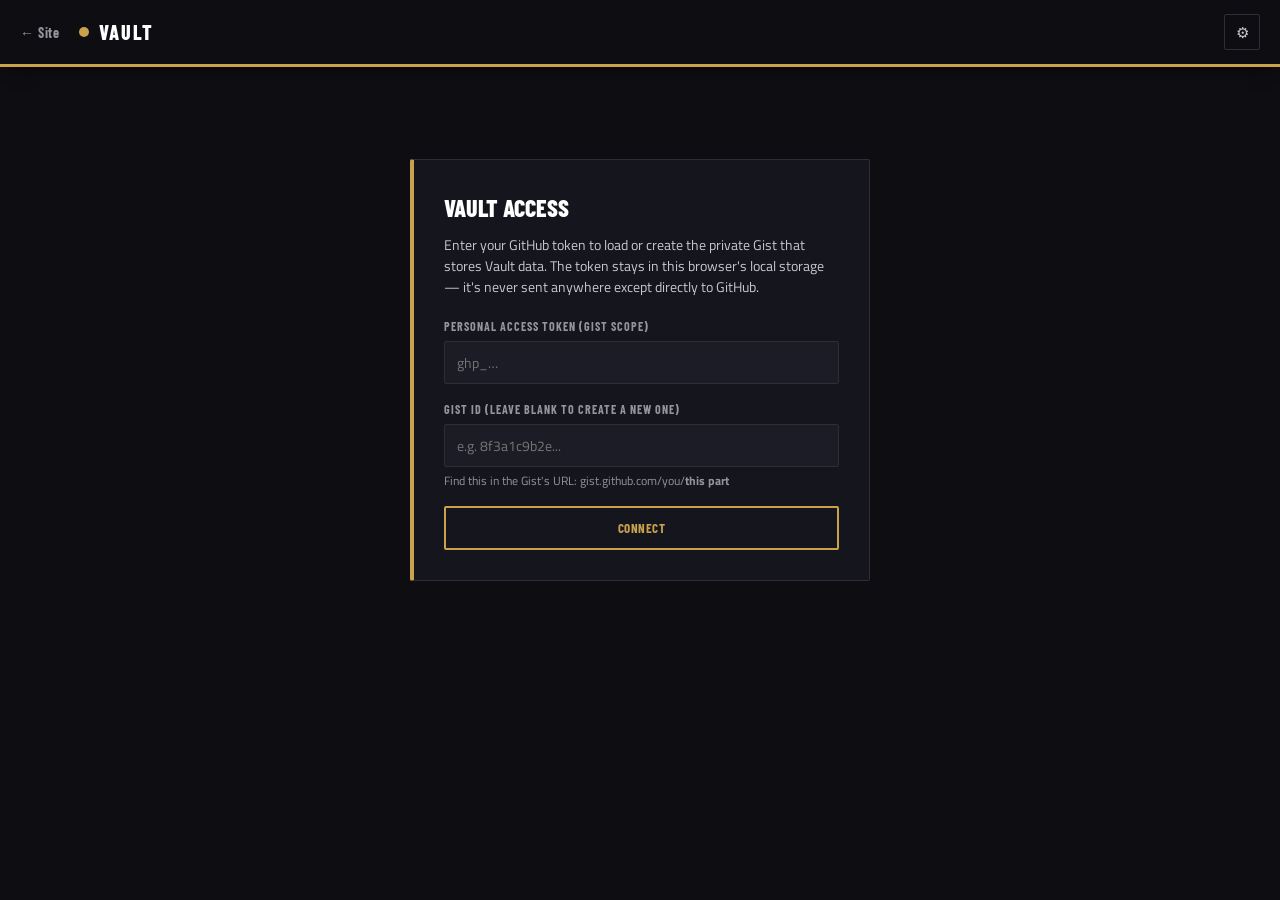
<file: vault/index.html>
<!DOCTYPE html>
<html lang="en">
<head>
<meta charset="UTF-8">
<meta name="viewport" content="width=device-width, initial-scale=1.0">
<meta name="robots" content="noindex, nofollow">
<title>Vault</title>
<link rel="preconnect" href="https://fonts.googleapis.com">
<link href="https://fonts.googleapis.com/css2?family=Barlow+Condensed:wght@500;600;700;800;900&family=Titillium+Web:ital,wght@0,400;0,600;0,700;0,900;1,700&family=JetBrains+Mono:wght@400;600&display=swap" rel="stylesheet">
<link rel="stylesheet" href="../css/styles.css">
<link rel="stylesheet" href="vault.css">
</head>
<body class="vault-body">

<header class="vault-header">
  <div class="container vault-header-inner">
    <a href="../index.html" class="vault-back">&larr; Site</a>
    <div class="vault-title"><span class="vault-title-mark"></span>Vault</div>
    <div class="vault-header-actions">
      <span id="vaultSaveStatus" class="vault-save-status"></span>
      <button id="vaultSaveBtn" class="btn-vault-save" hidden>Save</button>
      <button id="vaultSettingsBtn" class="btn-vault-settings" title="Token / connection settings">&#9881;</button>
    </div>
  </div>
</header>

<main id="vaultApp" class="container vault-main"></main>

<script src="vault-seed.js"></script>
<script src="vault.js"></script>
</body>
</html>
</file>
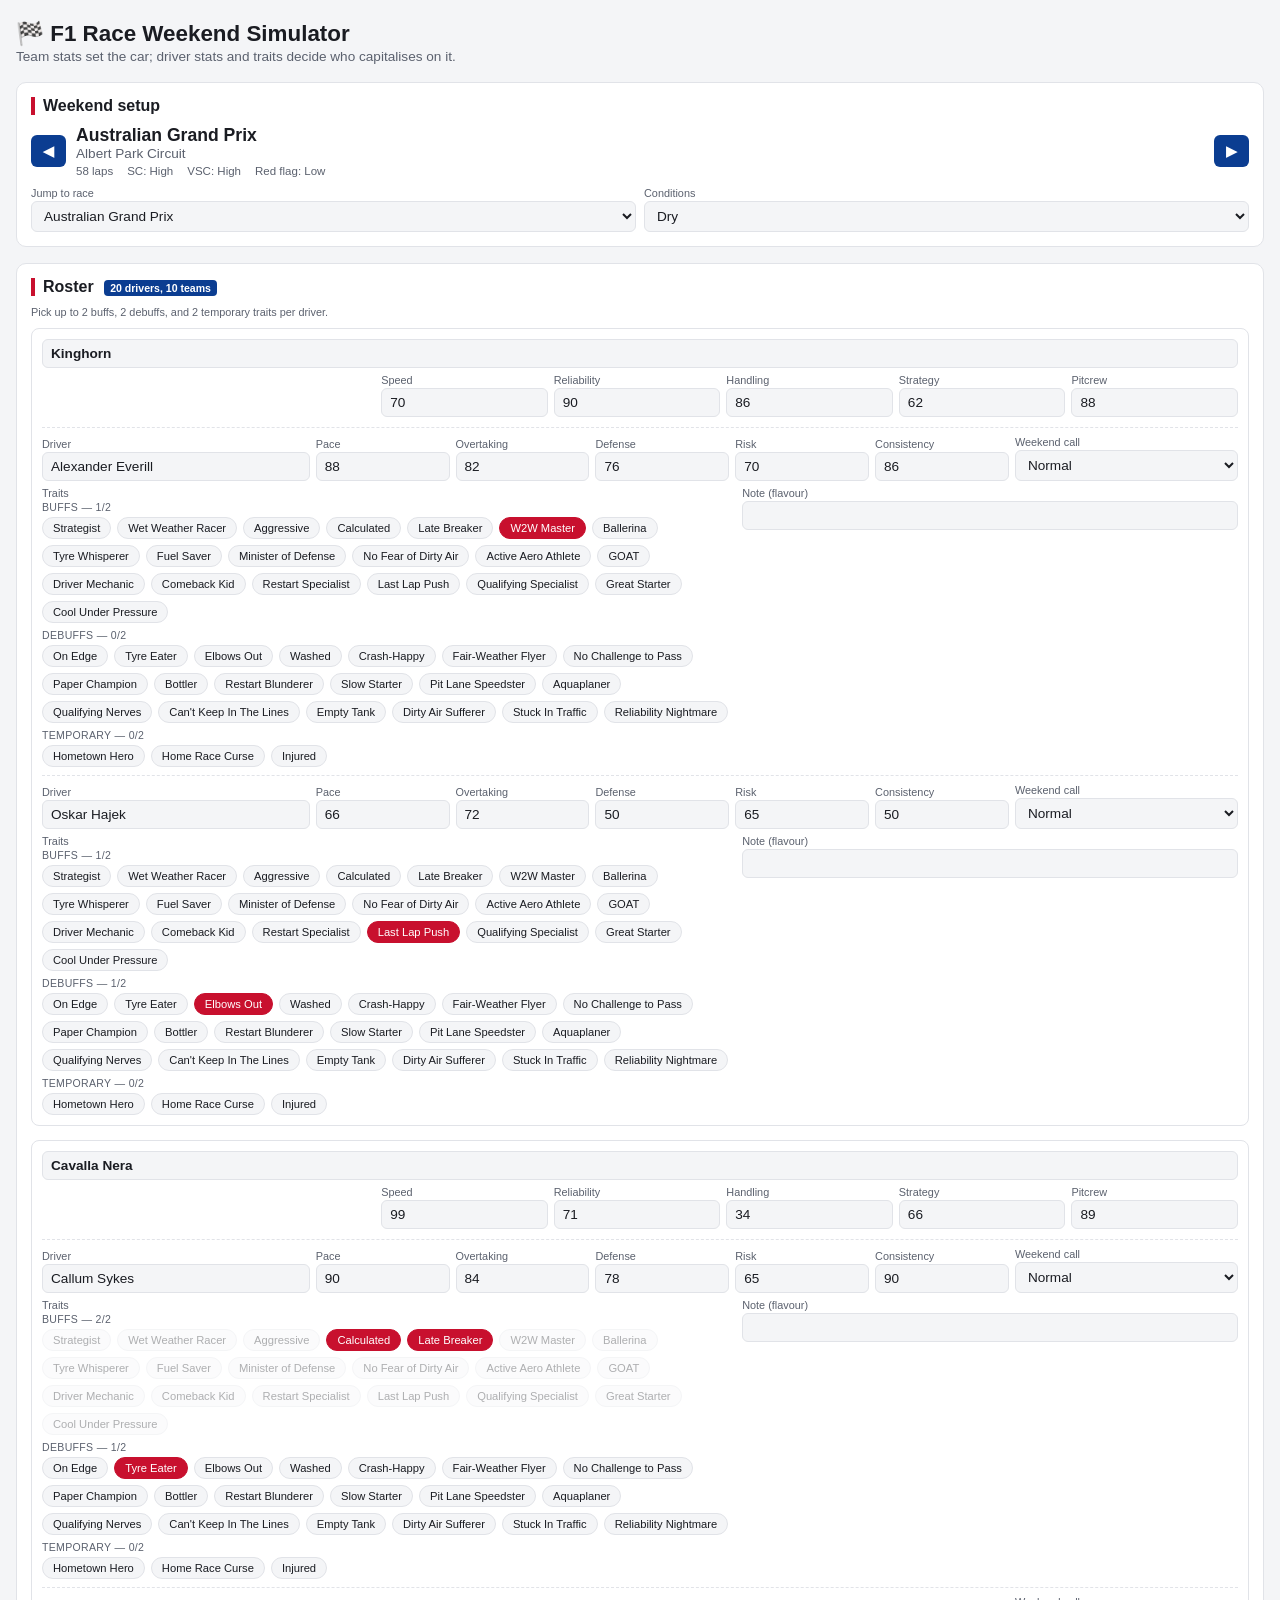
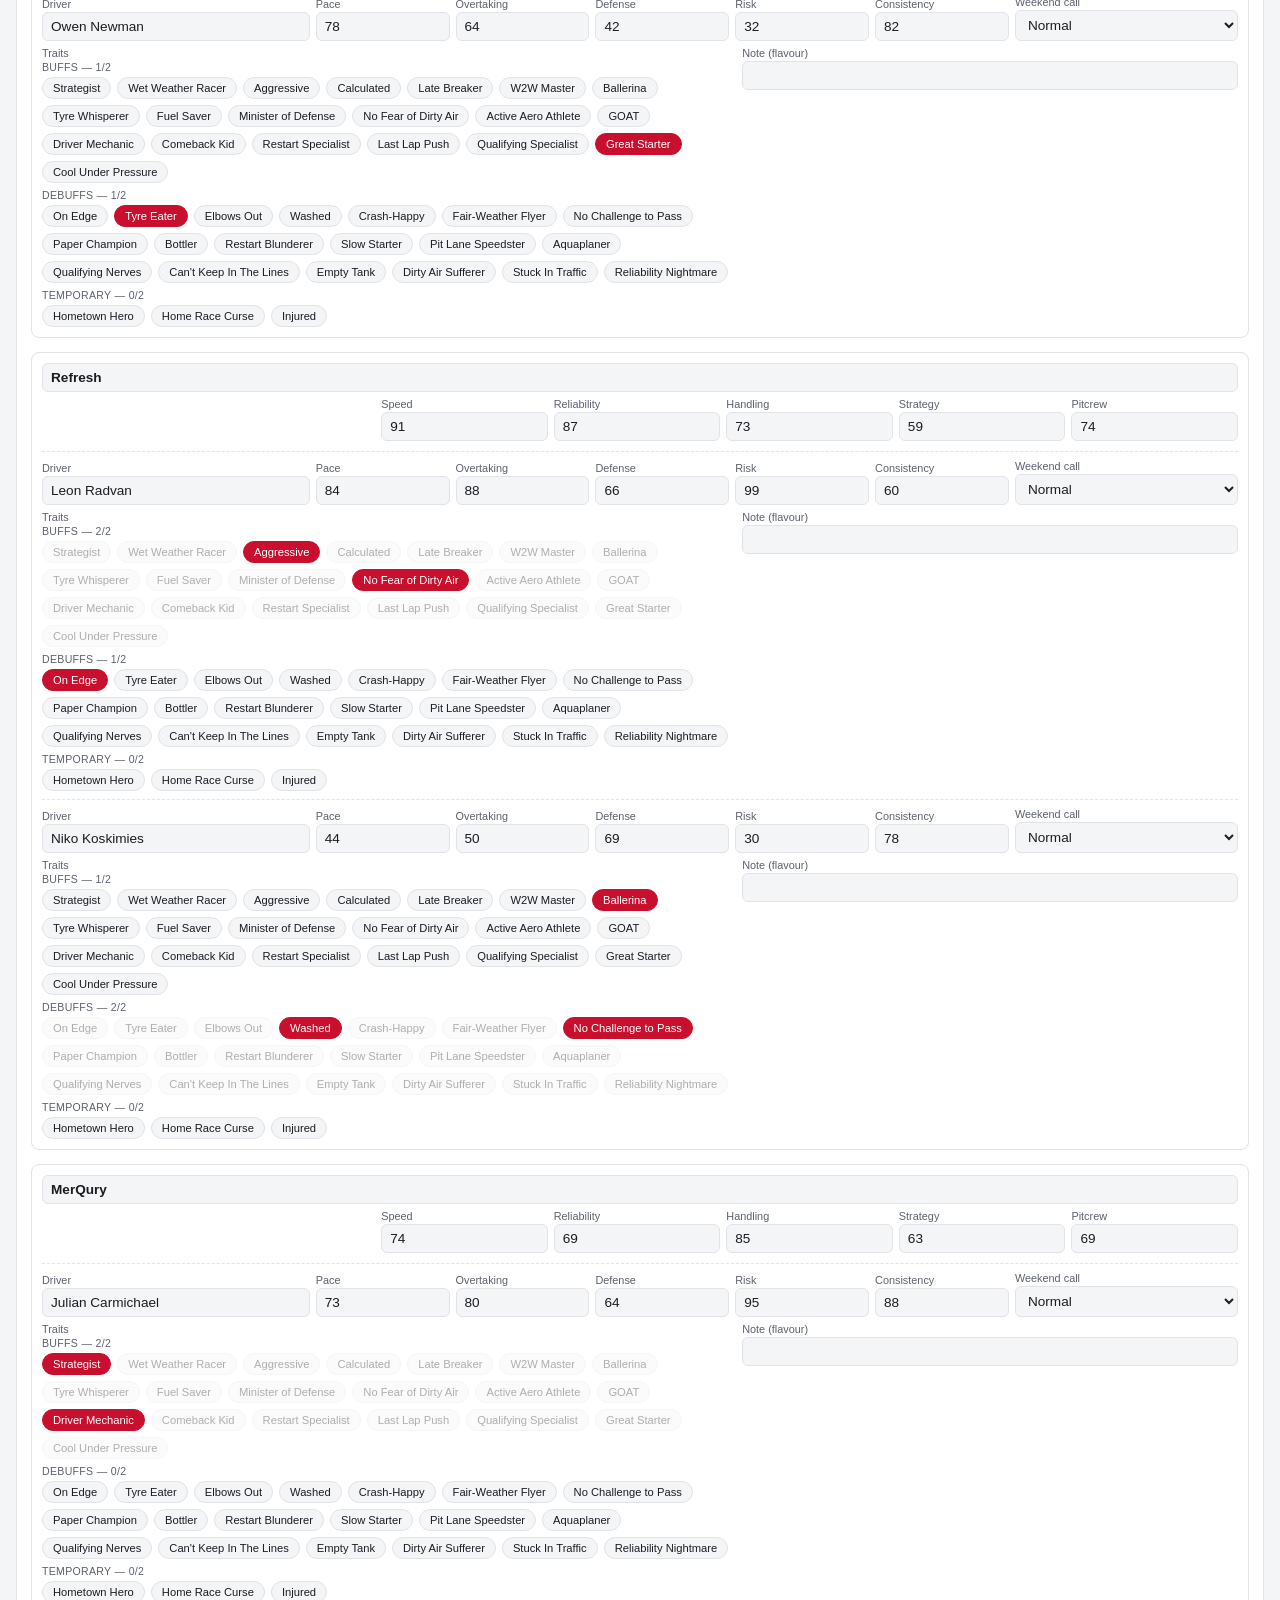
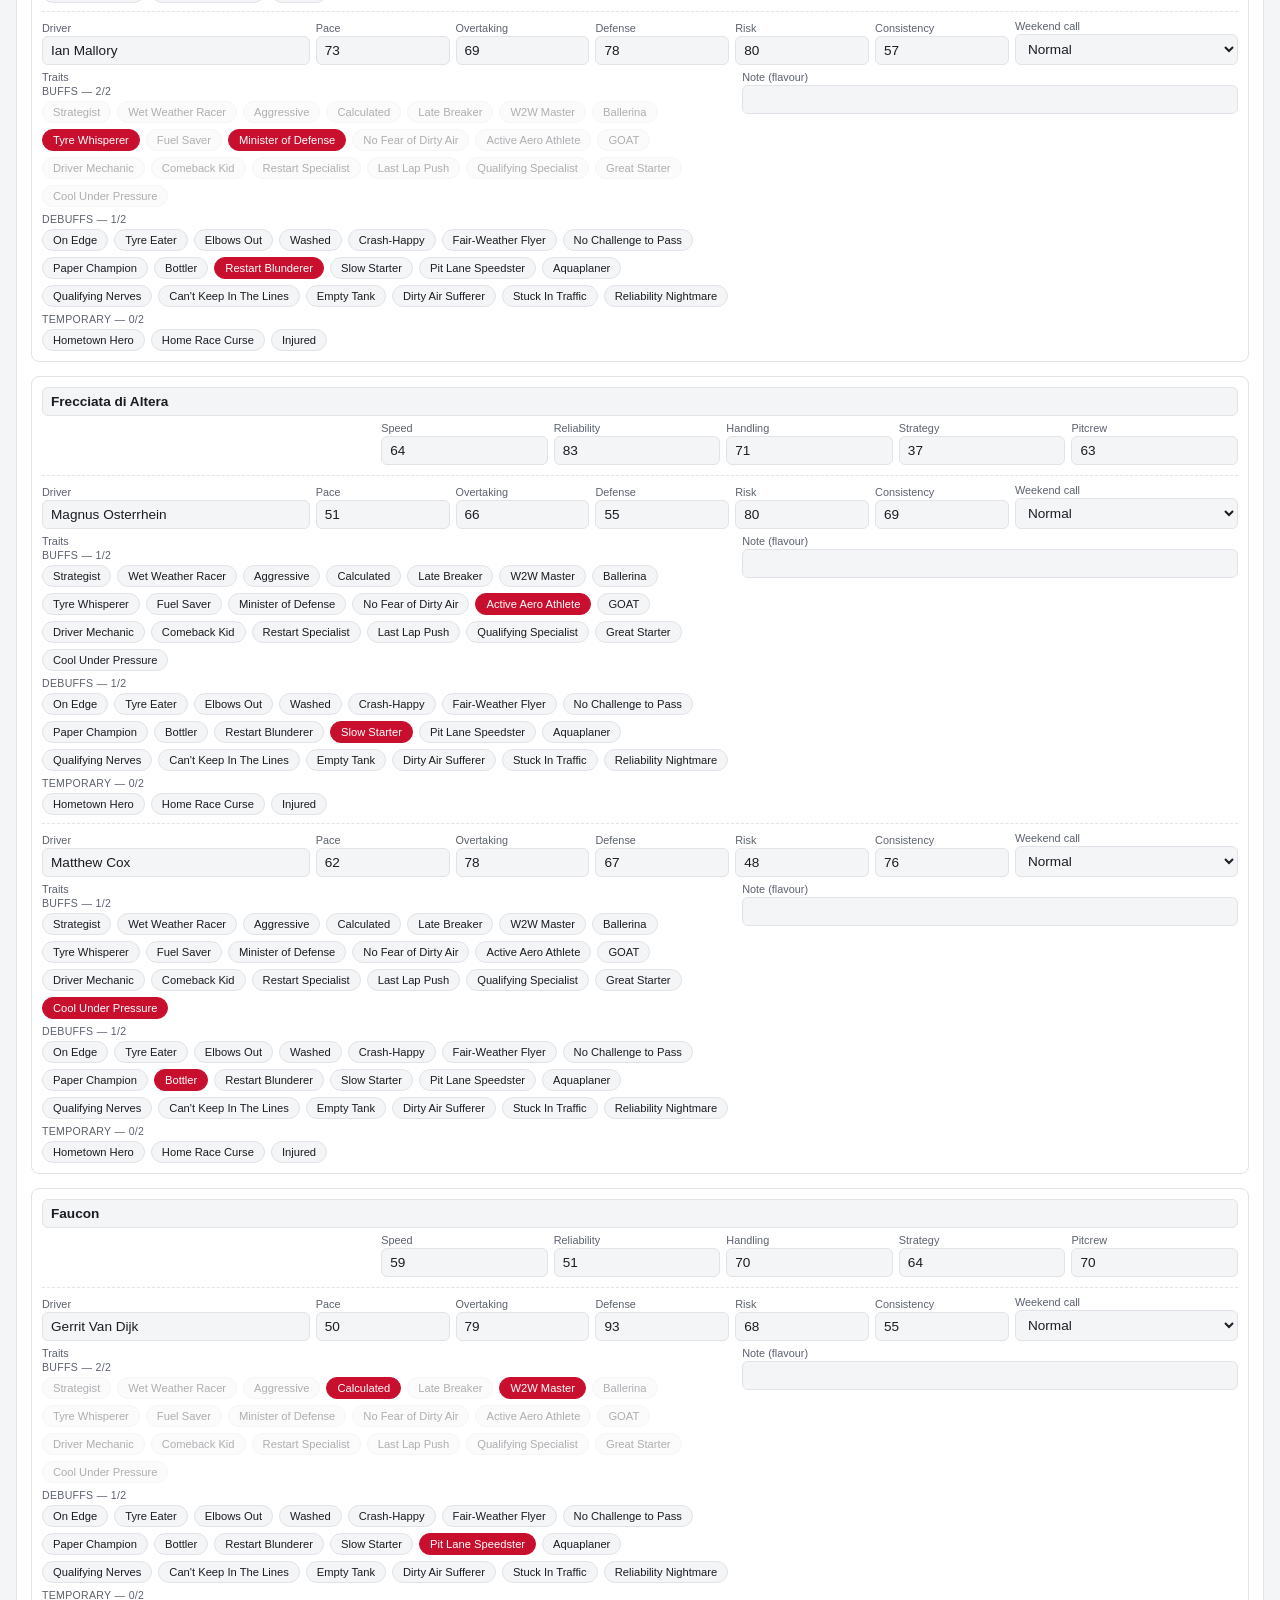
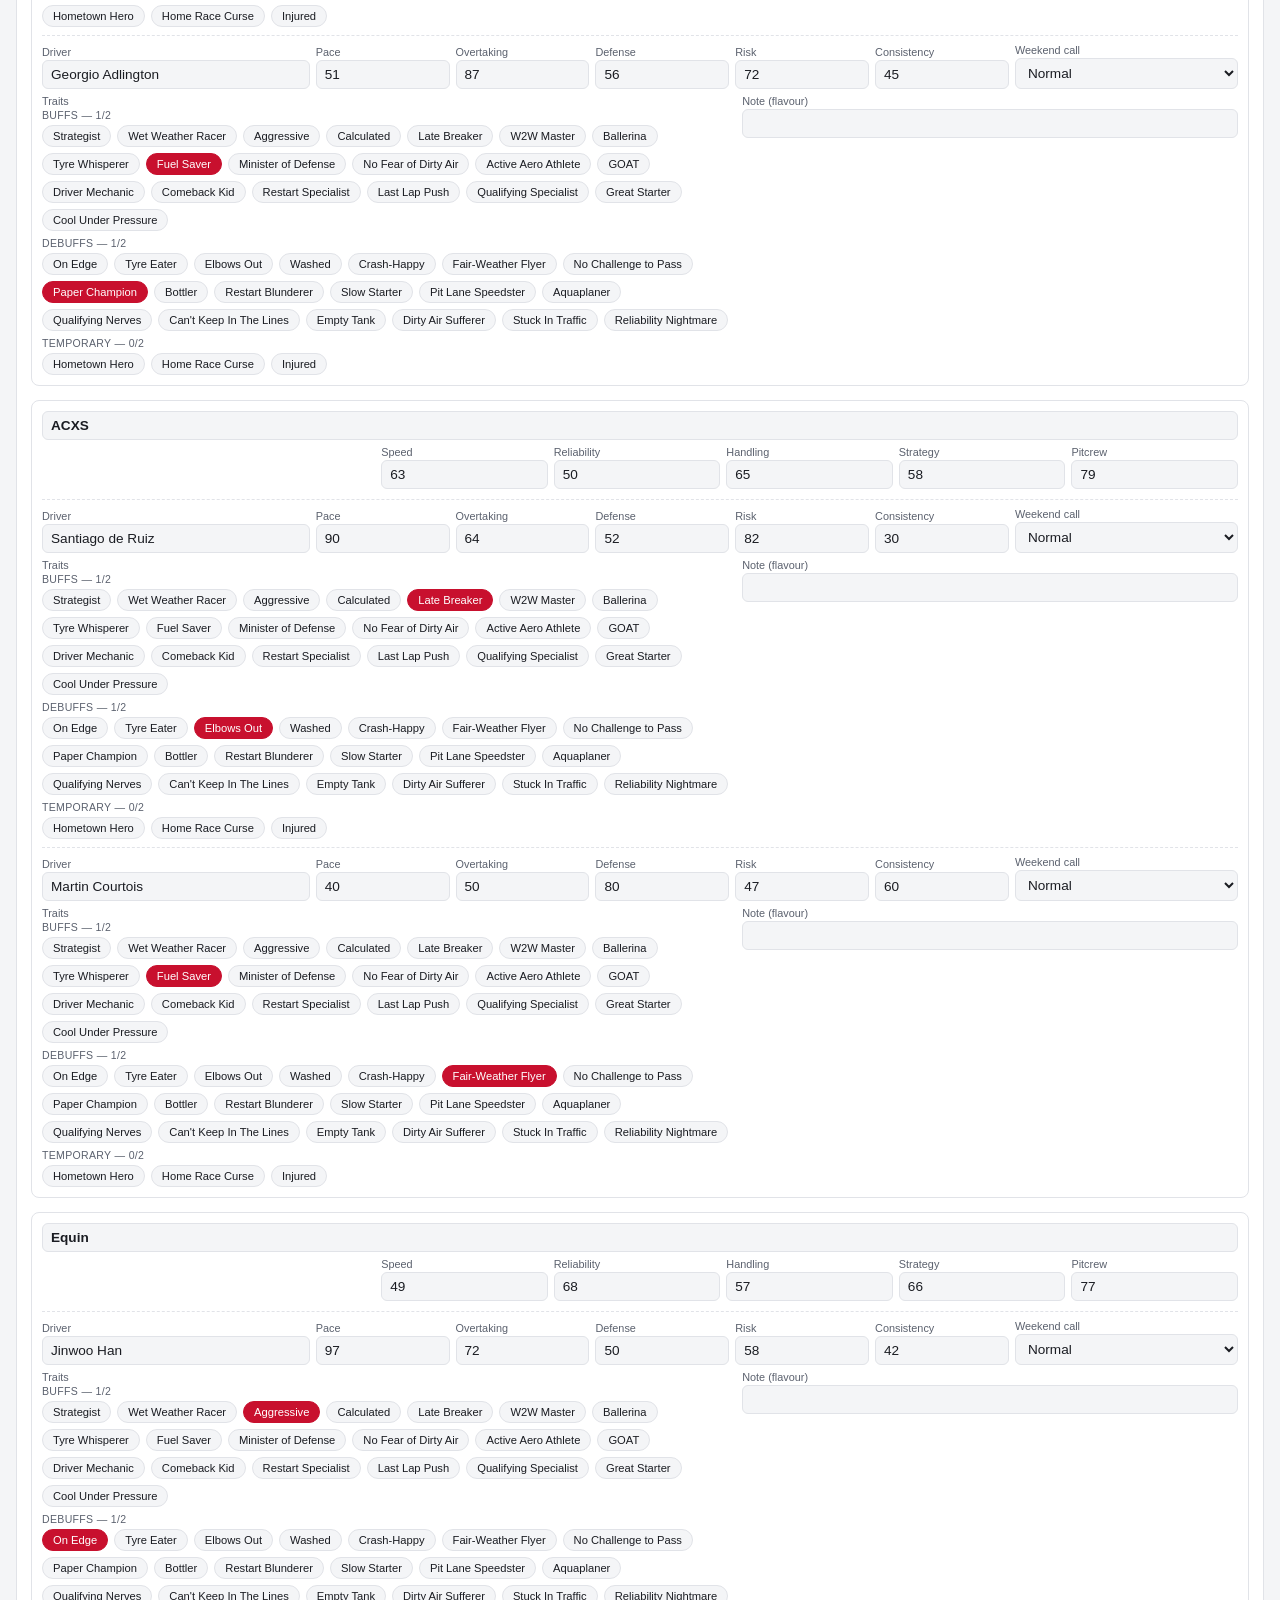
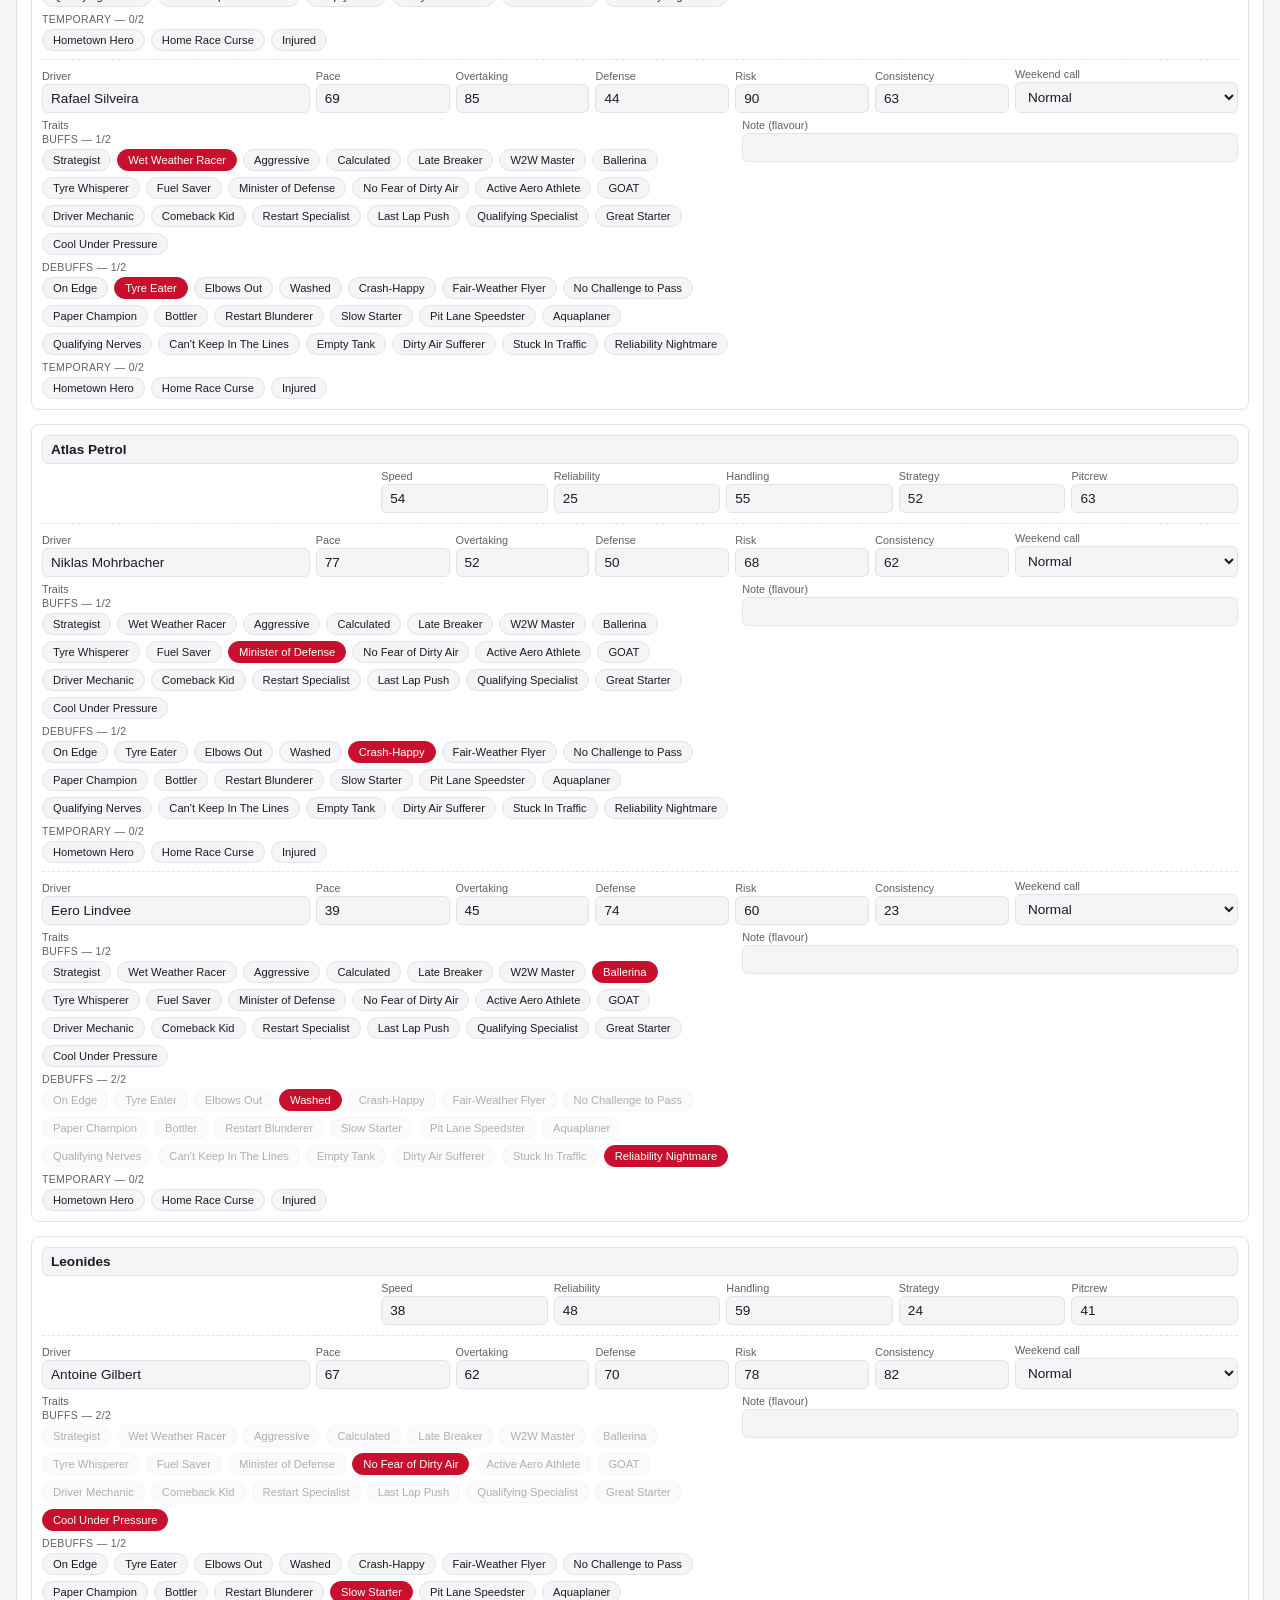
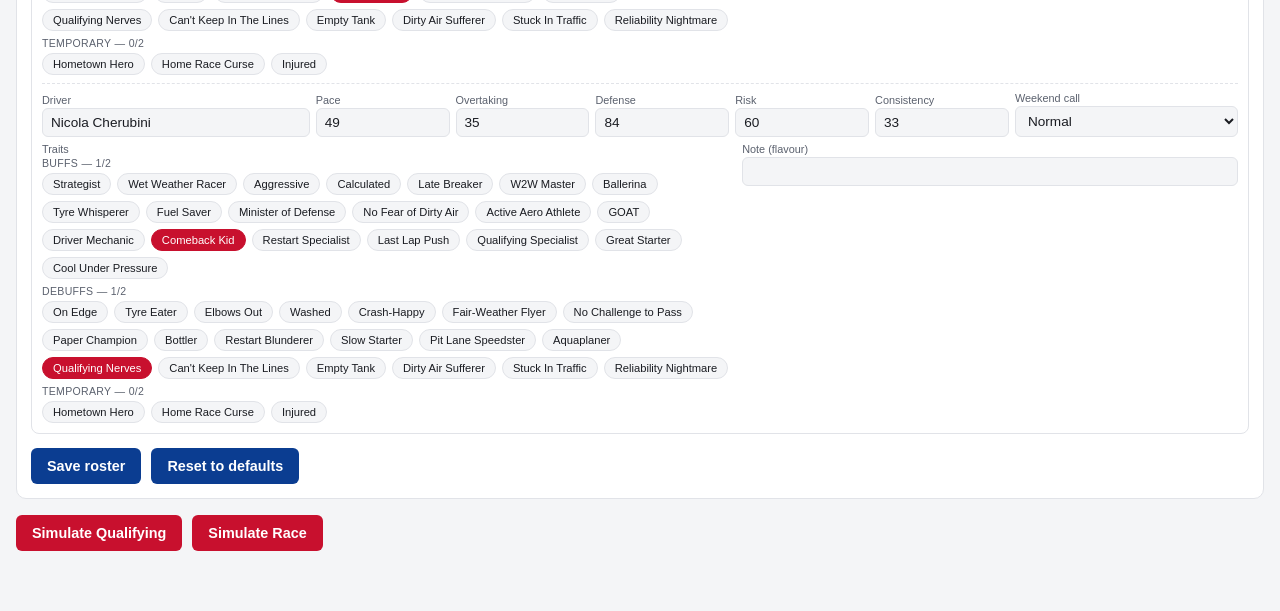
<file: race simulator/Trailblazers Race Simulator-2.html>
<!DOCTYPE html>
<html lang="en">
<head>
<meta charset="UTF-8">
<meta name="viewport" content="width=device-width, initial-scale=1, viewport-fit=cover">
<title>F1 Race Simulator</title>
<style>
:root{
  --bg:#f4f5f7; --panel:#fff; --text:#1a1c22; --sub:#5b616e; --line:#e1e3e8;
  --accent:#c8102e; --accent2:#0b3d91;
  box-sizing:border-box; padding-top:env(safe-area-inset-top,0px); padding-bottom:env(safe-area-inset-bottom,0px);
}
@media (prefers-color-scheme: dark){
  :root:not([data-theme="light"]){ --bg:#14151a; --panel:#1d1f26; --text:#eceef2; --sub:#9aa0ac; --line:#2c2f38; }
}
:root[data-theme="dark"]{ --bg:#14151a; --panel:#1d1f26; --text:#eceef2; --sub:#9aa0ac; --line:#2c2f38; }
*{box-sizing:border-box}
html{scroll-padding-top:env(safe-area-inset-top,0px)}
body{margin:0;background:var(--bg);color:var(--text);font-family:-apple-system,Segoe UI,Roboto,sans-serif;padding:20px 16px 60px}
h1{font-size:1.4rem;margin:0 0 2px}
.sub{color:var(--sub);font-size:.85rem;margin-bottom:18px}
h2{font-size:1rem;margin:0 0 10px;border-left:4px solid var(--accent);padding-left:8px}
.panel{background:var(--panel);border:1px solid var(--line);border-radius:10px;padding:14px;margin-bottom:16px}
.grid{display:grid;grid-template-columns:1fr 1fr;gap:8px}
label{font-size:.68rem;color:var(--sub);display:block;margin-bottom:2px}
input,select,textarea{width:100%;background:var(--bg);color:var(--text);border:1px solid var(--line);border-radius:6px;padding:6px 8px;font-size:.85rem}
select[multiple]{height:auto}
.team{margin-bottom:14px;border:1px solid var(--line);border-radius:8px;padding:10px}
.tname{font-weight:700;font-size:.95rem;margin-bottom:6px}
.teamstats{display:grid;grid-template-columns:1.6fr repeat(5,.8fr);gap:6px;margin-bottom:10px;align-items:end}
.driver{border-top:1px dashed var(--line);padding-top:8px;margin-top:8px}
.drow{display:grid;grid-template-columns:1.2fr .6fr .6fr .6fr .6fr .6fr 1fr;gap:6px;align-items:end}
.drow2{display:grid;grid-template-columns:1.4fr 1fr;gap:6px;margin-top:6px}
table{width:100%;border-collapse:collapse;font-size:.8rem}
th,td{padding:6px 8px;text-align:left;border-bottom:1px solid var(--line)}
th{color:var(--sub);font-weight:600;font-size:.7rem;text-transform:uppercase}
tr.dnf td{color:var(--accent);opacity:.85}
.wrap{overflow-x:auto}
button{background:var(--accent);color:#fff;border:none;border-radius:6px;padding:10px 16px;font-size:.9rem;font-weight:600;cursor:pointer}
button.sec{background:var(--accent2)}
button.nav{padding:8px 12px}
.btnrow{display:flex;gap:10px;flex-wrap:wrap;margin-top:6px;align-items:center}
.badge{display:inline-block;font-size:.66rem;padding:2px 6px;border-radius:4px;background:var(--accent2);color:#fff;margin-left:6px}
.log{font-size:.78rem;color:var(--sub);line-height:1.55}
.pos{font-weight:700;width:28px;display:inline-block}
details summary{cursor:pointer;font-size:.85rem;color:var(--accent2);margin-bottom:6px}
.hint{font-size:.68rem;color:var(--sub);margin-top:2px}
.raceHead{display:flex;align-items:center;gap:10px;flex-wrap:wrap}
.raceHead .info{flex:1;min-width:200px}
.gpname{font-weight:700;font-size:1.1rem}
.circuitname{color:var(--sub);font-size:.85rem}
.stats3{display:flex;gap:14px;font-size:.72rem;color:var(--sub);margin-top:4px;flex-wrap:wrap}
.traitPicker{display:flex;flex-wrap:wrap;gap:6px}
.chip{display:inline-flex;align-items:center;padding:4px 10px;border:1px solid var(--line);border-radius:14px;font-size:.7rem;cursor:pointer;user-select:none;background:var(--bg);color:var(--text);transition:background .1s,color .1s}
.chip.sel{background:var(--accent);color:#fff;border-color:var(--accent)}
.chip.disabled{opacity:.35;cursor:not-allowed}
.traitCount{font-size:.66rem;color:var(--sub);margin:6px 0 4px;text-transform:uppercase;letter-spacing:.03em}
.traitGroup:first-child .traitCount{margin-top:0}
</style>
</head>
<body>
<h1>🏁 F1 Race Weekend Simulator</h1>
<div class="sub">Team stats set the car; driver stats and traits decide who capitalises on it.</div>
 
<div class="panel">
  <h2>Weekend setup</h2>
  <div class="raceHead">
    <button class="nav sec" id="prevRace" type="button">◀</button>
    <div class="info">
      <div class="gpname" id="gpName"></div>
      <div class="circuitname" id="circuitName"></div>
      <div class="stats3">
        <span id="lapsInfo"></span><span id="scInfo"></span><span id="vscInfo"></span><span id="rfInfo"></span>
      </div>
    </div>
    <button class="nav sec" id="nextRace" type="button">▶</button>
  </div>
  <div class="grid" style="margin-top:10px">
    <div><label>Jump to race</label><select id="circuitSelect"></select></div>
    <div><label>Conditions</label>
      <select id="weather"><option value="dry">Dry</option><option value="wet">Wet</option><option value="mixed">Mixed (changeable)</option></select>
    </div>
  </div>
</div>
 
<div class="panel">
  <h2>Roster <span class="badge" id="rosterCount"></span></h2>
  <div class="hint">Pick up to 2 buffs, 2 debuffs, and 2 temporary traits per driver.</div>
  <div id="rosterBox" style="margin-top:10px"></div>
  <div class="btnrow">
    <button class="sec" id="saveRoster" type="button">Save roster</button>
    <button class="sec" id="resetRoster" type="button">Reset to defaults</button>
  </div>
</div>
 
<div class="btnrow">
  <button id="runQuali" type="button">Simulate Qualifying</button>
  <button id="runRace" type="button" disabled>Simulate Race</button>
</div>
 
<div class="panel" id="qualiPanel" style="display:none">
  <h2>Qualifying Result</h2>
  <div class="wrap"><table id="qualiTable"></table></div>
</div>
 
<div class="panel" id="racePanel" style="display:none">
  <h2 id="raceTitle">Race Result</h2>
  <div class="wrap"><table id="raceTable"></table></div>
  <details style="margin-top:10px"><summary>Race log (pit stops, battles, incidents, safety car / VSC / red flag)</summary><div class="log" id="raceLog"></div></details>
  <div class="btnrow">
    <button class="sec" id="exportMd" type="button">Export results (.md)</button>
  </div>
</div>
 
<script>
const NUDGES = {"-8":"Poor weekend","-4":"Below par","0":"Normal","4":"Strong","8":"Exceptional"};
const TSTATS=["speed","reliability","handling","strategy","pitcrew"];
const DSTATS=["pace","overtaking","defense","risk","consistency"];
const TRAIT_CATS={
  buff:["Strategist","Wet Weather Racer","Aggressive","Calculated","Late Breaker","W2W Master","Ballerina","Tyre Whisperer","Fuel Saver","Minister of Defense","No Fear of Dirty Air","Active Aero Athlete","GOAT","Driver Mechanic","Comeback Kid","Restart Specialist", "Last Lap Push","Qualifying Specialist","Great Starter", "Cool Under Pressure"],
  debuff:["On Edge","Tyre Eater","Elbows Out","Washed","Crash-Happy","Fair-Weather Flyer","No Challenge to Pass","Paper Champion","Bottler","Restart Blunderer", "Slow Starter","Pit Lane Speedster","Aquaplaner","Qualifying Nerves","Can't Keep In The Lines","Empty Tank","Dirty Air Sufferer","Stuck In Traffic","Reliability Nightmare"],
  temporary:["Hometown Hero","Home Race Curse","Injured"]
};
const CAT_LABELS={buff:"Buffs",debuff:"Debuffs",temporary:"Temporary"};
const CAT_MAX=2;
const TRAIT_CAT_OF={};
Object.entries(TRAIT_CATS).forEach(([cat,list])=>list.forEach(t=>TRAIT_CAT_OF[t]=cat));
const TRAITS=[...TRAIT_CATS.buff,...TRAIT_CATS.debuff,...TRAIT_CATS.temporary];
const TRAIT_FX={
  "strategist":{pitLossMult:-0.15},
  "wet weather racer":{wetBonus:8},
  "aggressive":{atkMult:0.4,riskAdj:10,incMult:0.25},
  "calculated":{noiseMult:-0.3,riskAdj:-8,incMult:-0.2},
  "late breaker":{ovBonus:8,incMult:0.15},
  "last lap push":{lastLapBonus:6},
  "on edge":{noiseMult:0.4,incMult:0.2,atkMult:0.2},
  "w2w master":{ovBonus:6,defBonus:6},
  "ballerina":{handlingIncMult:-0.4},
  "tyre whisperer":{degMult:-0.35},
  "tyre eater":{degMult:0.35,paceEarly:2},
  "fuel saver":{mechMult:-0.15,pitLossMult:-0.05},
  "qualifying specialist":{qualiBonus:6},
  "great starter":{lap1Bonus:5},
  "slow starter":{lap1Bonus:-6},
  "cool under pressure":{neutralIncMult:-0.4},
  "elbows out":{atkMult:0.5,riskAdj:12,ovBonus:5,defBonus:5,incMult:0.5},
  "washed":{qualiBonus:-5,ovBonus:-6,defBonus:-4,noiseMult:0.35,degMult:0.15,lastLapBonus:-5},
  "crash-happy":{incMult:0.6,handlingIncMult:0.35},
  "goat":{qualiBonus:4,ovBonus:4,defBonus:4,lastLapBonus:3,noiseMult:-0.15,incMult:-0.1,degMult:-0.1},
  "fair-weather flyer":{wetBonus:-8},
  "minister of defense":{defBonus:9,noiseMult:-0.1},
  "no challenge to pass":{defBonus:-10,incMult:-0.15},
  "no fear of dirty air":{atkMult:0.25,ovBonus:5,noiseMult:-0.1},
  "active aero athlete":{handlingIncMult:-0.3,degMult:-0.1},
  "hometown hero":{qualiBonus:5,ovBonus:5,defBonus:5,noiseMult:-0.15},
  "home race curse":{qualiBonus:-5,ovBonus:-5,defBonus:-3,noiseMult:0.25,incMult:0.15},
  "injured":{qualiBonus:-6,noiseMult:0.3,handlingIncMult:0.25,lastLapBonus:-6},
  "driver mechanic":{handlingIncMult:-0.3,mechMult:-0.3},
  "paper champion":{qualiBonus:6,ovBonus:-5,defBonus:-5,noiseMult:0.25},
  "bottler":{poleLap1Penalty:8,poleHandlingMult:0.5},
  "comeback kid":{backfieldPaceBonus:3,backfieldOvBonus:6},
  "restart specialist":{restartPaceBonus:3,restartOvBonus:8},
  "restart blunderer":{restartHandlingMult:0.35,restartIncMult:0.4},
  "pit lane speedster":{pitLossMult:0.25},
  "aquaplaner":{wetBonus:-6,incMult:0.2},
  "qualifying nerves":{qualiBonus:-4,noiseMult:0.2},
  "can't keep in the lines":{incMult:0.2,riskAdj:5},
  "empty tank":{lastLapBonus:-6},
  "dirty air sufferer":{atkMult:-0.2,ovBonus:-5,noiseMult:0.1},
  "stuck in traffic":{backfieldPaceBonus:-3,backfieldOvBonus:-6},
  "reliability nightmare":{mechMult:0.2}
};
// gp, circuit, laps, sc, vsc, rf (all as total-race probabilities)
const CIRCUITS=[
 {gp:"Australian Grand Prix",circuit:"Albert Park Circuit",laps:58,sc:.67,vsc:.67,rf:.06},
 {gp:"Chinese Grand Prix",circuit:"Shanghai International Circuit",laps:56,sc:.50,vsc:.50,rf:.04},
 {gp:"Japanese Grand Prix",circuit:"Suzuka Circuit",laps:53,sc:.50,vsc:.33,rf:.03},
 {gp:"Bahrain Grand Prix",circuit:"Bahrain International Circuit",laps:57,sc:.63,vsc:.50,rf:.03},
 {gp:"Saudi Arabian Grand Prix",circuit:"Jeddah Corniche Circuit",laps:50,sc:.100,vsc:.50,rf:.08},
 {gp:"Miami Grand Prix",circuit:"Miami International Autodrome",laps:57,sc:.50,vsc:.75,rf:.05},
 {gp:"Gran Premio dell'Emilia-Romagna",circuit:"Autodromo Enzo e Dino Ferrari, Imola",laps:63,sc:.75,vsc:.25,rf:.04},
 {gp:"Grand Prix de Monaco",circuit:"Circuit de Monaco",laps:78,sc:.29,vsc:.43,rf:.07},
 {gp:"Canadian Grand Prix",circuit:"Circuit Gilles Villeneuve",laps:70,sc:.83,vsc:.33,rf:.06},
 {gp:"Gran Premio de España",circuit:"Circuit de Barcelona-Catalunya",laps:66,sc:.50,vsc:.13,rf:.03},
 {gp:"Großer Preis von Österreich",circuit:"Red Bull Ring",laps:71,sc:.50,vsc:.40,rf:.04},
 {gp:"British Grand Prix",circuit:"Silverstone Circuit",laps:52,sc:.78,vsc:.22,rf:.05},
 {gp:"Grand Prix de Belgique",circuit:"Circuit de Spa-Francorchamps",laps:44,sc:.50,vsc:.01,rf:.09},
 {gp:"Magyar Nagydíj",circuit:"Hungaroring",laps:70,sc:.13,vsc:.25,rf:.03},
 {gp:"Dutch Grand Prix",circuit:"Circuit Zandvoort",laps:72,sc:.60,vsc:.60,rf:.05},
 {gp:"Gran Premio d'Italia",circuit:"Autodromo Nazionale Monza",laps:53,sc:.50,vsc:.38,rf:.03},
 {gp:"Azerbaijan Grand Prix",circuit:"Baku City Circuit",laps:51,sc:.57,vsc:.43,rf:.07},
 {gp:"Singapore Grand Prix",circuit:"Marina Bay Street Circuit",laps:62,sc:.83,vsc:.33,rf:.07},
 {gp:"United States Grand Prix",circuit:"Circuit of the Americas",laps:56,sc:.29,vsc:.29,rf:.04},
 {gp:"Gran Premio de la Ciudad de México",circuit:"Autódromo Hermanos Rodríguez",laps:71,sc:.43,vsc:.71,rf:.04},
 {gp:"Grande Prêmio de São Paulo",circuit:"Autódromo José Carlos Pace, Interlagos",laps:71,sc:.86,vsc:.43,rf:.08},
 {gp:"Las Vegas Grand Prix",circuit:"Las Vegas Strip Circuit",laps:50,sc:.50,vsc:.50,rf:.05},
 {gp:"Qatar Grand Prix",circuit:"Lusail International Circuit",laps:57,sc:.67,vsc:.67,rf:.04},
 {gp:"Abu Dhabi Grand Prix",circuit:"Yas Marina Circuit",laps:58,sc:.38,vsc:.50,rf:.03}
];
let raceIdx=0;
 
const DEFAULT_TEAMS=[
 {name:"Kinghorn",speed:70,reliability:90,handling:86,strategy:62,pitcrew:88,drivers:[
   {name:"Alexander Everill",pace:88,overtaking:82,defense:76,risk:70,consistency:86,traits:["W2W Master", "Goat"]},
   {name:"Oskar Hajek",pace:66,overtaking:72,defense:50,risk:65,consistency:50,traits:["Last Lap Push", "Elbows Out"]}]},

 {name:"Cavalla Nera",speed:99,reliability:71,handling:34,strategy:66,pitcrew:89,drivers:[
   {name:"Callum Sykes",pace:90,overtaking:84,defense:78,risk:65,consistency:90,traits:["Calculated", "Late Breaker", "Tyre Eater"]},
   {name:"Owen Newman",pace:78,overtaking:64,defense:42,risk:32,consistency:82,traits:["Great Starter", "Tyre Eater"]}]},

 {name:"Refresh",speed:91,reliability:87,handling:73,strategy:59,pitcrew:74,drivers:[
   {name:"Leon Radvan",pace:84,overtaking:88,defense:66,risk:99,consistency:60,traits:["Aggressive", "No Fear of Dirty Air", "On Edge"]},
   {name:"Niko Koskimies",pace:44,overtaking:50,defense:69,risk:30,consistency:78,traits:["Ballerina", "Washed", "No Challenge to Pass"]}]},

 {name:"MerQury",speed:74,reliability:69,handling:85,strategy:63,pitcrew:69,drivers:[
   {name:"Julian Carmichael",pace:73,overtaking:80,defense:64,risk:95,consistency:88,traits:["Strategist", "Driver Mechanic"]},
   {name:"Ian Mallory",pace:73,overtaking:69,defense:78,risk:80,consistency:57,traits:["Minister of Defense", "Tyre Whisperer", "Restart Blunderer"]}]},

 {name:"Frecciata di Altera",speed:64,reliability:83,handling:71,strategy:37,pitcrew:63,drivers:[
   {name:"Magnus Osterrhein",pace:51,overtaking:66,defense:55,risk:80,consistency:69,traits:["Active Aero Athlete", "Slow Starter"]},
   {name:"Matthew Cox",pace:62,overtaking:78,defense:67,risk:48,consistency:76,traits:["Cool Under Pressure", "Bottler"]}]},

 {name:"Faucon",speed:59,reliability:51,handling:70,strategy:64,pitcrew:70,drivers:[
   {name:"Gerrit Van Dijk",pace:50,overtaking:79,defense:93,risk:68,consistency:55,traits:["Calculated", "W2W Master", "Pit Lane Speedster"]},
   {name:"Georgio Adlington",pace:51,overtaking:87,defense:56,risk:72,consistency:45,traits:["Fuel Saver", "Paper Champion"]}]},

 {name:"ACXS",speed:63,reliability:50,handling:65,strategy:58,pitcrew:79,drivers:[
   {name:"Santiago de Ruiz",pace:90,overtaking:64,defense:52,risk:82,consistency:30,traits:["Late Breaker", "Elbows Out", "Can't Keep in the Lines"]},
   {name:"Martin Courtois",pace:40,overtaking:50,defense:80,risk:47,consistency:60,traits:["Fuel Saver", "Fair-Weather Flyer"]}]},

 {name:"Equin",speed:49,reliability:68,handling:57,strategy:66,pitcrew:77,drivers:[
   {name:"Jinwoo Han",pace:97,overtaking:72,defense:50,risk:58,consistency:42,traits:["Aggressive", "On Edge"]},
   {name:"Rafael Silveira",pace:69,overtaking:85,defense:44,risk:90,consistency:63,traits:["Wet Weather Racer", "Tyre Eater"]}]},

 {name:"Atlas Petrol",speed:54,reliability:25,handling:55,strategy:52,pitcrew:63,drivers:[
   {name:"Niklas Mohrbacher",pace:77,overtaking:52,defense:50,risk:68,consistency:62,traits:["Minister of Defense", "Crash-Happy"]},
   {name:"Eero Lindvee",pace:39,overtaking:45,defense:74,risk:60,consistency:23,traits:["Washed", "Reliability Nightmare", "Ballerina"]}]},

 {name:"Leonides",speed:38,reliability:48,handling:59,strategy:24,pitcrew:41,drivers:[
   {name:"Antoine Gilbert",pace:67,overtaking:62,defense:70,risk:78,consistency:82,traits:["Cool Under Pressure", "No Fear of Dirty Air", "Slow Starter"]},
   {name:"Nicola Cherubini",pace:49,overtaking:35,defense:84,risk:60,consistency:33,traits:["Comeback Kid", "Qualifying Nerves"]}]}
];
let roster=[];
 
function cloneDefaults(){ return DEFAULT_TEAMS.map(t=>({...t,drivers:t.drivers.map(d=>({...d,traits:[...d.traits],nudge:0,note:""}))})); }
function loadRoster(){
  try{ const s=localStorage.getItem("tb_roster3"); if(s){ roster=JSON.parse(s); return; } }catch(e){}
  roster=cloneDefaults();
}
function saveRoster(){ try{ localStorage.setItem("tb_roster3",JSON.stringify(roster)); }catch(e){} }
 
function renderRoster(){
  const box=document.getElementById("rosterBox"); box.innerHTML="";
  roster.forEach((team,ti)=>{
    const div=document.createElement("div"); div.className="team";
    div.innerHTML=`<div class="tname"><input data-ti="${ti}" data-f="tname" value="${team.name}" style="font-weight:700"></div>
      <div class="teamstats">
        <div></div>
        ${TSTATS.map(s=>`<div><label>${s[0].toUpperCase()+s.slice(1)}</label><input type="number" min="1" max="100" data-ti="${ti}" data-f="${s}" value="${team[s]}"></div>`).join("")}
      </div>`;
    team.drivers.forEach((d,di)=>{
      const drv=document.createElement("div"); drv.className="driver";
      drv.innerHTML=`
        <div class="drow">
          <div><label>Driver</label><input data-ti="${ti}" data-di="${di}" data-f="name" value="${d.name}"></div>
          ${DSTATS.map(s=>`<div><label>${s[0].toUpperCase()+s.slice(1)}</label><input type="number" min="1" max="100" data-ti="${ti}" data-di="${di}" data-f="${s}" value="${d[s]}"></div>`).join("")}
          <div><label>Weekend call</label>
            <select data-ti="${ti}" data-di="${di}" data-f="nudge">
              ${Object.entries(NUDGES).map(([v,l])=>`<option value="${v}" ${+v===d.nudge?"selected":""}>${l}</option>`).join("")}
            </select>
          </div>
        </div>
        <div class="drow2">
          <div><label>Traits</label>
            <div class="traitHolder" data-ti="${ti}" data-di="${di}">${traitPickerInner(d.traits)}</div>
          </div>
          <div><label>Note (flavour)</label><input data-ti="${ti}" data-di="${di}" data-f="note" value="${d.note||""}"></div>
        </div>`;
      div.appendChild(drv);
    });
    box.appendChild(div);
  });
  box.querySelectorAll("[data-f]").forEach(el=>{
    el.addEventListener("change",()=>{
      const ti=+el.dataset.ti, f=el.dataset.f;
      if(f==="tname"){ roster[ti].name=el.value; return; }
      const di=+el.dataset.di, target=roster[ti].drivers[di];
      target[f]=(f==="name"||f==="note")?el.value:+el.value;
    });
  });
  box.querySelectorAll(".traitHolder").forEach(wireTraitHolder);
  document.getElementById("rosterCount").textContent=roster.reduce((n,t)=>n+t.drivers.length,0)+" drivers, "+roster.length+" teams";
}
 
function traitPickerInner(selected){
  return Object.entries(TRAIT_CATS).map(([cat,list])=>{
    const count=selected.filter(t=>TRAIT_CAT_OF[t]===cat).length;
    const full=count>=CAT_MAX;
    const chips=list.map(t=>{
      const sel=selected.includes(t);
      const cls=["chip", sel?"sel":"", (!sel&&full)?"disabled":""].filter(Boolean).join(" ");
      return `<span class="${cls}" data-t="${t}">${t}</span>`;
    }).join("");
    return `<div class="traitGroup"><div class="traitCount">${CAT_LABELS[cat]} — ${count}/${CAT_MAX}</div><div class="traitPicker">${chips}</div></div>`;
  }).join("");
}
function wireTraitHolder(holder){
  const ti=+holder.dataset.ti, di=+holder.dataset.di;
  holder.querySelectorAll(".chip").forEach(chip=>{
    chip.addEventListener("click",()=>{
      const target=roster[ti].drivers[di], t=chip.dataset.t, cat=TRAIT_CAT_OF[t];
      const idx=target.traits.indexOf(t);
      if(idx>-1){ target.traits.splice(idx,1); }
      else{
        const count=target.traits.filter(x=>TRAIT_CAT_OF[x]===cat).length;
        if(count>=CAT_MAX) return;
        target.traits.push(t);
      }
      holder.innerHTML=traitPickerInner(target.traits);
      wireTraitHolder(holder);
    });
  });
}
 
function fx(traits){
  const out={pitLossMult:0,wetBonus:0,atkMult:0,riskAdj:0,incMult:0,ovBonus:0,lastLapBonus:0,noiseMult:0,defBonus:0,handlingIncMult:0,degMult:0,paceEarly:0,mechMult:0,qualiBonus:0,lap1Bonus:0,neutralIncMult:0,poleLap1Penalty:0,poleHandlingMult:0,backfieldPaceBonus:0,backfieldOvBonus:0,restartPaceBonus:0,restartOvBonus:0,restartHandlingMult:0,restartIncMult:0};
  traits.forEach(t=>{ const e=TRAIT_FX[t.toLowerCase()]; if(e) Object.entries(e).forEach(([k,v])=>out[k]+=v); });
  return out;
}
function allDrivers(){
  const list=[];
  roster.forEach(t=>t.drivers.forEach(d=>list.push({...d, team:t, e:fx(d.traits)})));
  return list;
}
function gauss(){ let u=0,v=0; while(u===0)u=Math.random(); while(v===0)v=Math.random(); return Math.sqrt(-2*Math.log(u))*Math.cos(2*Math.PI*v); }
function fmtTime(sec){ const m=Math.floor(sec/60), s=(sec-m*60).toFixed(3); return `${m}:${s.padStart(6,"0")}`; }
function fmtGap(sec){ return sec<=0.0001 ? "—" : "+"+sec.toFixed(3)+"s"; }
function tier(p){ return p<0.3?"Low":(p<0.5?"Medium":"High"); }
 
function renderRaceHead(){
  const c=CIRCUITS[raceIdx];
  document.getElementById("gpName").textContent=c.gp;
  document.getElementById("circuitName").textContent=c.circuit;
  document.getElementById("lapsInfo").textContent=c.laps+" laps";
  document.getElementById("scInfo").textContent="SC: "+tier(c.sc);
  document.getElementById("vscInfo").textContent="VSC: "+tier(c.vsc);
  document.getElementById("rfInfo").textContent="Red flag: "+tier(c.rf*3);
  document.getElementById("circuitSelect").value=raceIdx;
}
function populateSelect(){
  const sel=document.getElementById("circuitSelect");
  sel.innerHTML=CIRCUITS.map((c,i)=>`<option value="${i}">${c.gp}</option>`).join("");
}
document.getElementById("prevRace").addEventListener("click",()=>{ raceIdx=(raceIdx-1+CIRCUITS.length)%CIRCUITS.length; renderRaceHead(); });
document.getElementById("nextRace").addEventListener("click",()=>{ raceIdx=(raceIdx+1)%CIRCUITS.length; renderRaceHead(); });
document.getElementById("circuitSelect").addEventListener("change",e=>{ raceIdx=+e.target.value; renderRaceHead(); });
 
let qualiResult=[], weekend={}, lastRace=null;
 
document.getElementById("runQuali").addEventListener("click",()=>{
  const weather=document.getElementById("weather").value;
  const baseLap=90;
  const drivers=allDrivers();
  const results=drivers.map(d=>{
    const wetWeight= weather==="wet"?0.5:(weather==="mixed"?0.25:0);
    let combined = d.team.speed*0.45 + d.pace*0.55 + d.e.qualiBonus;
    combined += d.e.wetBonus*wetWeight;
    const eff = combined + d.nudge;
    const noise = gauss()*(100-d.consistency)/100*0.9*(1+d.e.noiseMult);
    const lapTime = baseLap-(eff/100)*4.5+noise;
    return {...d, lapTime};
  }).sort((a,b)=>a.lapTime-b.lapTime);
  qualiResult=results; weekend={weather,baseLap};
  const pole=results[0].lapTime;
  document.getElementById("qualiTable").innerHTML="<tr><th>Pos</th><th>Driver</th><th>Team</th><th>Time</th><th>Gap</th></tr>"+
    results.map((d,i)=>`<tr><td class="pos">${i+1}</td><td>${d.name}</td><td>${d.team.name}</td><td>${fmtTime(d.lapTime)}</td><td>${i===0?"—":fmtGap(d.lapTime-pole)}</td></tr>`).join("");
  document.getElementById("qualiPanel").style.display="block";
  document.getElementById("runRace").disabled=false;
});
 
document.getElementById("runRace").addEventListener("click",()=>{
  const c=CIRCUITS[raceIdx];
  const laps=c.laps;
  const weather=document.getElementById("weather").value;
  const raceName=c.gp;
  const log=[`${c.gp} — ${c.circuit}, ${laps} laps.`,`Lap 1: Lights out and away we go!`];
  const field=qualiResult.map((d,i)=>({...d,gridPos:i+1,total:0,lapsSincePit:0,
    pitLap:15+Math.floor(Math.random()*Math.max(10,laps-25)),pitted:false,dnf:false,dnfLap:null}));
  let scActive=false, scLapsLeft=0, vscActive=false, vscLapsLeft=0, rfUsed=false, restartNext=false;
 
  for(let lap=1; lap<=laps; lap++){
    const isRestartLap=restartNext; restartNext=false;
    const neutralized = scActive||vscActive;
    if(!neutralized && !rfUsed && Math.random()<c.rf/laps*2){
      rfUsed=true; scActive=true; scLapsLeft=3;
      log.push(`Lap ${lap}: RED FLAG — session stopped, field bunches for a standing restart.`);
    } else if(!neutralized && Math.random()<c.sc/laps){
      scActive=true; scLapsLeft=2+Math.floor(Math.random()*2);
      log.push(`Lap ${lap}: Safety car deployed.`);
    } else if(!neutralized && Math.random()<c.vsc/laps){
      vscActive=true; vscLapsLeft=1+Math.floor(Math.random()*2);
      log.push(`Lap ${lap}: Virtual safety car.`);
    }
    const wetWeight=weather==="wet"?0.5:(weather==="mixed"?0.2:0);
    field.forEach(d=>{
      if(d.dnf) return;
      d.lapsSincePit++;
      let combined=d.team.speed*0.45+d.pace*0.55+d.e.wetBonus*wetWeight;
      if(lap<=3) combined+=d.e.paceEarly;
      if(lap>=laps-1) combined+=d.e.lastLapBonus;
      if(lap===1) combined+=d.e.lap1Bonus;
      if(lap===1 && d.gridPos===1) combined-=d.e.poleLap1Penalty;
      if(d.gridPos>=11) combined+=d.e.backfieldPaceBonus;
      if(isRestartLap) combined+=d.e.restartPaceBonus;
      const eff=combined+d.nudge;
      const degRate=0.045*(1+d.e.degMult);
      let lapT=weekend.baseLap-(eff/100)*4.5+d.lapsSincePit*degRate+gauss()*(100-d.consistency)/100*0.9*(1+d.e.noiseMult);
      if(scActive) lapT=weekend.baseLap*1.35;
      else if(vscActive) lapT=weekend.baseLap*1.15+gauss()*0.3;
      if(!d.pitted && lap===d.pitLap){
        const pitLoss=(24-(d.team.pitcrew/100)*8+Math.random()*3)*(1+d.e.pitLossMult);
        lapT+=pitLoss; d.pitted=true; d.lapsSincePit=0;
        log.push(`Lap ${lap}: ${d.name} pits.`);
      }
      const neutralMult=neutralized?(1+d.e.neutralIncMult):1;
      const poleHandlingAdd=(lap===1 && d.gridPos===1)?d.e.poleHandlingMult:0;
      const restartHandlingAdd=isRestartLap?d.e.restartHandlingMult:0;
      const mechRisk=(100-d.team.reliability)/100/laps*0.5*(1+d.e.mechMult);
      const handlingRisk=(100-d.team.handling)/100*(d.risk/100)*(1+wetWeight*1.4)*(lap===1?2:1)/laps*0.3*(1+d.e.handlingIncMult+poleHandlingAdd+restartHandlingAdd)*neutralMult;
      if(Math.random()<mechRisk){ d.dnf=true; d.dnfLap=lap; log.push(`Lap ${lap}: ${d.name} retires — mechanical failure.`); return; }
      if(Math.random()<handlingRisk){ d.dnf=true; d.dnfLap=lap; log.push(`Lap ${lap}: ${d.name} retires — spins off.`); return; }
      d.total+=lapT;
    });
    if(!scActive && !vscActive){
      const running=field.filter(d=>!d.dnf).sort((a,b)=>a.total-b.total);
      for(let i=running.length-1;i>0;i--){
        const atk=running[i], def=running[i-1];
        const gap=atk.total-def.total;
        if(gap>0 && gap<0.8){
          const attemptChance=0.3+atk.risk/250+atk.e.atkMult;
          if(Math.random()<attemptChance){
            let succ=0.5+(atk.overtaking-def.defense)/220+atk.e.ovBonus/100-def.e.defBonus/100+(atk.team.speed-def.team.speed)/400;
            if(atk.gridPos>=11) succ+=atk.e.backfieldOvBonus/100;
            if(isRestartLap) succ+=atk.e.restartOvBonus/100;
            let incChance=0.1*(1+(atk.e.incMult+def.e.incMult)/2)*(1+wetWeight);
            if(isRestartLap) incChance*=(1+(atk.e.restartIncMult+def.e.restartIncMult)/2);
            if(Math.random()<incChance){
              const hitAtk=Math.random()<0.6;
              if(hitAtk){ atk.total+=4+Math.random()*4; log.push(`Lap ${lap}: contact — ${atk.name} damaged fighting ${def.name}, loses time.`); }
              else { def.total+=4+Math.random()*4; log.push(`Lap ${lap}: contact — ${def.name} forced wide defending from ${atk.name}.`); }
            } else if(Math.random()<succ){
              atk.total=def.total-0.15; log.push(`Lap ${lap}: ${atk.name} passes ${def.name}.`);
            }
          }
        }
      }
    }
    if(scActive){ scLapsLeft--; if(scLapsLeft<=0){ scActive=false; restartNext=true; log.push(`Lap ${lap}: Safety car in this lap.`); } }
    if(vscActive){ vscLapsLeft--; if(vscLapsLeft<=0){ vscActive=false; restartNext=true; log.push(`Lap ${lap}: VSC ends.`); } }
  }
  const finishers=field.filter(d=>!d.dnf).sort((a,b)=>a.total-b.total);
  const retired=field.filter(d=>d.dnf).sort((a,b)=>b.dnfLap-a.dnfLap);
  const winnerTime=finishers.length?finishers[0].total:0;
  if(finishers.length) log.push(`Chequered flag! ${finishers[0].name} wins the race.`);
  else log.push(`Chequered flag! No finishers — a race to forget.`);
 
  document.getElementById("raceTitle").textContent=`${raceName} — Race Result`;
  let rows=finishers.map((d,i)=>`<tr><td class="pos">${i+1}</td><td>${d.name}</td><td>${d.team.name}</td><td>P${d.gridPos}</td><td>${i===0?fmtTime(d.total):fmtGap(d.total-winnerTime)}</td><td>${[d.traits.join(", "),d.note].filter(Boolean).join(" — ")}</td></tr>`).join("");
  rows+=retired.map(d=>`<tr class="dnf"><td class="pos">DNF</td><td>${d.name}</td><td>${d.team.name}</td><td>P${d.gridPos}</td><td>Retired L${d.dnfLap}</td><td>${[d.traits.join(", "),d.note].filter(Boolean).join(" — ")}</td></tr>`).join("");
  document.getElementById("raceTable").innerHTML="<tr><th>Pos</th><th>Driver</th><th>Team</th><th>Grid</th><th>Time/Gap</th><th>Traits / Note</th></tr>"+rows;
  document.getElementById("raceLog").innerHTML=log.map(l=>`<div>${l}</div>`).join("");
  document.getElementById("racePanel").style.display="block";

  lastRace={raceName,circuit:c.circuit,laps,weather,qualiResult,finishers,retired,log};
});

function mdEscape(s){ return String(s??"").replace(/\|/g,"\\|"); }
function buildResultsMarkdown(){
  const lines=[];
  const r=lastRace;
  const title=r?r.raceName:"Race Weekend";
  lines.push(`# ${title}`);
  if(r) lines.push(`*${r.circuit} — ${r.laps} laps — ${r.weather} conditions*`);
  lines.push("");
  if(qualiResult.length){
    lines.push("## Qualifying Result");
    lines.push("");
    lines.push("| Pos | Driver | Team | Time | Gap |");
    lines.push("|---|---|---|---|---|");
    const pole=qualiResult[0].lapTime;
    qualiResult.forEach((d,i)=>{
      lines.push(`| ${i+1} | ${mdEscape(d.name)} | ${mdEscape(d.team.name)} | ${fmtTime(d.lapTime)} | ${i===0?"—":fmtGap(d.lapTime-pole)} |`);
    });
    lines.push("");
  }
  if(r && (r.finishers.length||r.retired.length)){
    lines.push(`## ${mdEscape(r.raceName)} — Race Result`);
    lines.push("");
    lines.push("| Pos | Driver | Team | Grid | Time/Gap | Traits / Note |");
    lines.push("|---|---|---|---|---|---|");
    const winnerTime=r.finishers.length?r.finishers[0].total:0;
    r.finishers.forEach((d,i)=>{
      const note=[d.traits.join(", "),d.note].filter(Boolean).join(" — ");
      lines.push(`| ${i+1} | ${mdEscape(d.name)} | ${mdEscape(d.team.name)} | P${d.gridPos} | ${i===0?fmtTime(d.total):fmtGap(d.total-winnerTime)} | ${mdEscape(note)} |`);
    });
    r.retired.forEach(d=>{
      const note=[d.traits.join(", "),d.note].filter(Boolean).join(" — ");
      lines.push(`| DNF | ${mdEscape(d.name)} | ${mdEscape(d.team.name)} | P${d.gridPos} | Retired L${d.dnfLap} | ${mdEscape(note)} |`);
    });
    lines.push("");
    lines.push("## Race Log");
    lines.push("");
    r.log.forEach(l=>lines.push(`- ${l}`));
    lines.push("");
  }
  return lines.join("\n");
}
document.getElementById("exportMd").addEventListener("click",()=>{
  if(!qualiResult.length){ alert("Run qualifying (and ideally the race) first."); return; }
  const md=buildResultsMarkdown();
  const blob=new Blob([md],{type:"text/markdown"});
  const url=URL.createObjectURL(blob);
  const a=document.createElement("a");
  const safeName=(lastRace?lastRace.raceName:"race_results").replace(/[^a-z0-9]+/gi,"_").toLowerCase();
  a.href=url; a.download=`${safeName||"race_results"}.md`;
  document.body.appendChild(a); a.click(); a.remove();
  URL.revokeObjectURL(url);
});
 
document.getElementById("saveRoster").addEventListener("click",()=>{ saveRoster(); alert("Roster saved."); });
document.getElementById("resetRoster").addEventListener("click",()=>{
  if(confirm("Reset roster to Trailblazers defaults? This clears your edits.")){ localStorage.removeItem("tb_roster3"); loadRoster(); renderRoster(); }
});
 
populateSelect(); renderRaceHead();
loadRoster(); renderRoster();
</script>
</body>
</html>
</file>
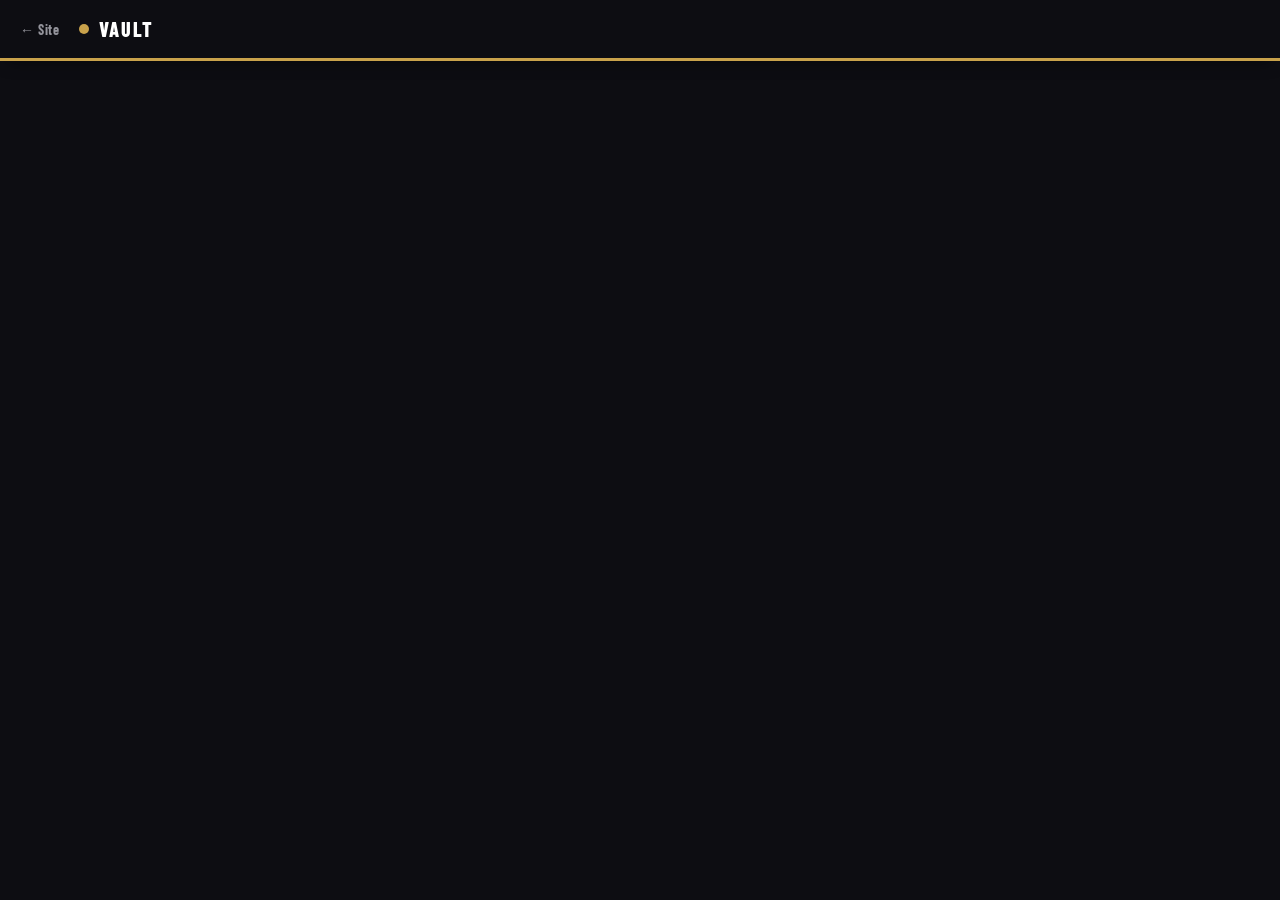
<file: vault/vaultindex.html>
<!DOCTYPE html>
<html lang="en">
<head>
<meta charset="UTF-8">
<meta name="viewport" content="width=device-width, initial-scale=1.0">
<meta name="robots" content="noindex, nofollow">
<title>Vault</title>
<link rel="preconnect" href="https://fonts.googleapis.com">
<link href="https://fonts.googleapis.com/css2?family=Barlow+Condensed:wght@500;600;700;800;900&family=Titillium+Web:ital,wght@0,400;0,600;0,700;0,900;1,700&family=JetBrains+Mono:wght@400;600&display=swap" rel="stylesheet">
<link rel="stylesheet" href="../css/styles.css">
<link rel="stylesheet" href="vault.css">
</head>
<body class="vault-body">

<header class="vault-header">
  <div class="container vault-header-inner">
    <a href="../index.html" class="vault-back">&larr; Site</a>
    <div class="vault-title"><span class="vault-title-mark"></span>Vault</div>
    <div class="vault-header-actions">
      <span id="vaultSaveStatus" class="vault-save-status"></span>
      <button id="vaultSaveBtn" class="btn-vault-save" hidden>Save</button>
    </div>
  </div>
</header>

<main id="vaultApp" class="container vault-main"></main>

<script src="vault-seed.js"></script>
<script src="vault.js"></script>
</body>
</html>
</file>
<file: css/styles.css>
/* =========================================================
   GPC — Grand Prix Championship — Stylesheet
   Sections: variables, header/nav, hero, section framing,
   next-race strip, news, generic grids (schedule/drivers/teams),
   cards, detail pages, team banner, race overview, article, footer
   ========================================================= */

:root{
  --red:#E10600;
  --red-dark:#B00500;
  --black:#0D0D12;
  --panel:#15151E;
  --panel-2:#1C1C26;
  --line:#2E2E38;
  --white:#FFFFFF;
  --gray:#94949C;
  --gray-light:#C7C7CE;
  --font-display:'Barlow Condensed', sans-serif;
  --font-body:'Titillium Web', sans-serif;
}
*{box-sizing:border-box; margin:0; padding:0;}
html{scroll-behavior:smooth;}
body{
  background:var(--black);
  color:var(--white);
  font-family:var(--font-body);
  line-height:1.5;
  -webkit-font-smoothing:antialiased;
}
img,svg{max-width:100%; display:block;}
a{color:inherit; text-decoration:none;}
button{font-family:inherit; cursor:pointer;}
ul{list-style:none;}
:focus-visible{outline:3px solid var(--red); outline-offset:2px;}

.container{max-width:1240px; margin:0 auto; padding:0 24px;}

/* ---------- header ---------- */
.site-header{
  position:sticky; top:0; z-index:100;
  background:var(--black);
  border-bottom:3px solid var(--red);
}
.header-inner{
  display:flex; align-items:center; justify-content:space-between;
  height:64px;
}
.brand{
  display:flex; align-items:center; gap:10px;
  font-family:var(--font-display); font-weight:800;
  font-size:22px; letter-spacing:0.5px; text-transform:uppercase;
  white-space:nowrap;
}
.brand-mark{
  width:30px; height:22px; background:var(--red);
  clip-path:polygon(0 0, 70% 0, 100% 100%, 30% 100%);
  flex-shrink:0;
}
.brand small{
  display:block; font-family:var(--font-body); font-weight:600;
  font-size:9px; letter-spacing:2px; color:var(--gray); text-transform:uppercase;
}
nav.main-nav{display:flex; gap:4px;}
nav.main-nav a{
  font-family:var(--font-display); font-weight:700; font-size:16px;
  letter-spacing:0.5px; text-transform:uppercase;
  padding:10px 14px; border-bottom:3px solid transparent;
  transition:color .15s, border-color .15s;
  color:var(--gray-light);
}
nav.main-nav a:hover{color:var(--white);}
nav.main-nav a.active{color:var(--white); border-color:var(--red);}
.nav-toggle{display:none; background:none; border:none; color:var(--white); font-size:26px;}

@media (max-width:900px){
  nav.main-nav{
    position:fixed; top:64px; left:0; right:0; bottom:0;
    background:var(--black); flex-direction:column; padding:8px 24px;
    transform:translateX(100%); transition:transform .2s ease;
  }
  nav.main-nav.open{transform:translateX(0);}
  nav.main-nav a{padding:16px 0; border-bottom:1px solid var(--line); font-size:20px;}
  .nav-toggle{display:block;}
}

/* ---------- hero ---------- */
.hero{
  position:relative; overflow:hidden;
  background:linear-gradient(135deg, var(--panel) 0%, var(--black) 60%);
  padding:72px 0 56px;
  border-bottom:1px solid var(--line);
}
.hero::after{
  content:""; position:absolute; top:-40%; right:-10%;
  width:60%; height:180%;
  background:var(--red);
  clip-path:polygon(60% 0, 100% 0, 40% 100%, 0% 100%);
  opacity:0.12;
}
.hero-eyebrow{
  font-family:var(--font-display); font-weight:700; font-size:15px;
  letter-spacing:3px; color:var(--red); text-transform:uppercase; margin-bottom:10px;
}
.hero h1{
  font-family:var(--font-display); font-weight:800; text-transform:uppercase;
  font-size:clamp(40px, 7vw, 84px); line-height:0.95; letter-spacing:0.5px;
  max-width:820px;
}
.hero p.sub{
  margin-top:16px; max-width:560px; color:var(--gray-light); font-size:17px;
}
.hero-cta{
  margin-top:28px; display:flex; gap:12px; flex-wrap:wrap;
}
.btn{
  display:inline-block; font-family:var(--font-display); font-weight:700;
  text-transform:uppercase; letter-spacing:1px; font-size:15px;
  padding:12px 26px; border-radius:2px; border:2px solid var(--red);
  transition:background .15s, color .15s;
}
.btn-solid{background:var(--red); color:var(--white);}
.btn-solid:hover{background:var(--red-dark); border-color:var(--red-dark);}
.btn-outline{background:transparent; color:var(--white);}
.btn-outline:hover{background:var(--white); color:var(--black); border-color:var(--white);}

/* ---------- section framing ---------- */
.section{padding:56px 0;}
.section-head{
  display:flex; align-items:baseline; justify-content:space-between;
  margin-bottom:28px; border-bottom:2px solid var(--line); padding-bottom:14px;
  flex-wrap:wrap; gap:12px;
}
.section-head h2{
  font-family:var(--font-display); font-weight:800; text-transform:uppercase;
  font-size:32px; letter-spacing:0.5px;
  position:relative; padding-left:16px;
}
.section-head h2::before{
  content:""; position:absolute; left:0; top:2px; bottom:2px; width:6px; background:var(--red);
}
.link-more{
  font-family:var(--font-display); font-weight:700; letter-spacing:0.5px;
  text-transform:uppercase; font-size:14px; color:var(--red);
}
.link-more:hover{color:var(--white);}

/* ---------- next race strip ---------- */
.next-race{
  background:var(--panel); border:1px solid var(--line); border-left:5px solid var(--red);
  border-radius:2px; padding:22px 26px; display:flex; align-items:center;
  justify-content:space-between; flex-wrap:wrap; gap:18px; margin-top:28px;
}
.next-race .label{font-family:var(--font-display); font-weight:700; letter-spacing:2px; font-size:13px; color:var(--red); text-transform:uppercase;}
.next-race h3{font-family:var(--font-display); font-weight:800; font-size:26px; text-transform:uppercase; margin-top:4px;}
.next-race .meta{color:var(--gray); font-size:14px; margin-top:2px;}
.countdown{display:flex; gap:14px;}
.countdown div{text-align:center;}
.countdown .num{font-family:var(--font-display); font-weight:800; font-size:30px;}
.countdown .u{font-size:10px; letter-spacing:1px; color:var(--gray); text-transform:uppercase;}

/* ---------- news ---------- */
.news-grid{display:grid; grid-template-columns:repeat(3, 1fr); gap:22px;}
.news-grid.full{grid-template-columns:repeat(3,1fr);}
@media (max-width:900px){.news-grid{grid-template-columns:repeat(2,1fr);}}
@media (max-width:640px){.news-grid{grid-template-columns:1fr;}}
.news-card{
  background:var(--panel); border:1px solid var(--line); border-radius:2px; overflow:hidden;
  display:flex; flex-direction:column; transition:transform .15s, border-color .15s;
}
.news-card:hover{transform:translateY(-4px); border-color:var(--red);}
.news-thumb{
  height:150px; display:flex; align-items:center; justify-content:center;
  font-family:var(--font-display); font-weight:800; font-size:52px; color:rgba(255,255,255,0.85);
  position:relative; overflow:hidden;
}
.news-thumb::after{content:""; position:absolute; inset:0; background:linear-gradient(0deg, rgba(0,0,0,0.35), transparent 60%);}
.news-tag{
  position:absolute; top:10px; left:10px; z-index:2;
  background:var(--black); color:var(--white); font-family:var(--font-display);
  font-weight:700; font-size:11px; letter-spacing:1px; text-transform:uppercase;
  padding:4px 9px; border-radius:2px;
}
.news-body{padding:16px 18px 20px; flex:1; display:flex; flex-direction:column;}
.news-date{font-size:12px; color:var(--gray); margin-bottom:8px; letter-spacing:0.5px;}
.news-body h3{font-size:19px; font-weight:700; line-height:1.3; margin-bottom:8px;}
.news-body p{font-size:14px; color:var(--gray-light); flex:1;}

/* ---------- generic grids: schedule / drivers / teams ---------- */
.round-list{display:flex; flex-direction:column; gap:12px;}
.round-card{
  display:flex; align-items:center; gap:20px;
  background:var(--panel); border:1px solid var(--line); border-radius:2px; padding:16px 20px;
  transition:border-color .15s, background .15s;
}
a.round-card:hover{border-color:var(--red); background:var(--panel-2);}
.round-num{
  font-family:var(--font-display); font-weight:800; font-size:34px; color:var(--gray);
  width:56px; text-align:center; flex-shrink:0;
}
.round-card.done .round-num{color:var(--red);}
.round-info{flex:1; min-width:0;}
.round-info h3{font-size:19px; font-weight:700; text-transform:uppercase; letter-spacing:0.3px;}
.round-info .loc{color:var(--gray); font-size:13px; margin-top:2px;}
.round-info .round-winner{color:var(--gray-light); font-size:13px; margin-top:4px;}
.round-info .round-winner b{color:var(--white);}
.round-date{text-align:right; font-size:13px; color:var(--gray-light); flex-shrink:0; min-width:120px;}
.status-pill{
  font-family:var(--font-display); font-weight:700; font-size:11px; letter-spacing:1px;
  text-transform:uppercase; padding:4px 10px; border-radius:20px; display:inline-block; margin-top:4px;
}
.status-done{background:rgba(225,6,0,0.15); color:#FF6B60;}
.status-upcoming{background:rgba(255,255,255,0.08); color:var(--gray-light);}
.status-sprint{background:rgba(255,196,71,0.15); color:#FFC447;}

.select-row{display:flex; align-items:center; gap:14px; margin-bottom:24px; flex-wrap:wrap;}
.select-row label{font-family:var(--font-display); font-weight:700; letter-spacing:1px; text-transform:uppercase; font-size:14px; color:var(--gray);}
select{
  background:var(--panel); color:var(--white); border:1px solid var(--line);
  padding:10px 14px; font-family:var(--font-display); font-weight:700; font-size:16px;
  border-radius:2px; letter-spacing:0.5px;
}
.season-banner{
  display:flex; justify-content:space-between; align-items:center; flex-wrap:wrap; gap:12px;
  background:var(--panel); border:1px solid var(--line); border-left:5px solid var(--red);
  padding:18px 22px; margin-bottom:24px;
}
.season-banner h3{font-family:var(--font-display); font-size:22px; text-transform:uppercase; font-weight:800;}
.season-banner .champ{font-size:13px; color:var(--gray);}
.season-banner .champ b{color:var(--white);}

.grid-3{display:grid; grid-template-columns:repeat(3,1fr); gap:20px;}
@media (max-width:900px){.grid-3{grid-template-columns:repeat(2,1fr);}}
@media (max-width:600px){.grid-3{grid-template-columns:1fr;}}

.driver-card, .team-card{
  background:var(--panel); border:1px solid var(--line); border-radius:2px;
  overflow:hidden; transition:transform .15s, border-color .15s; position:relative;
}
.driver-card:hover, .team-card:hover{transform:translateY(-4px); border-color:var(--red);}
.driver-plate{
  height:170px; position:relative; display:flex; align-items:flex-end; padding:14px 16px;
  overflow:hidden;
}
.driver-plate .bignum{
  position:absolute; right:8px; top:-10px; font-family:var(--font-display); font-weight:800;
  font-size:110px; color:rgba(255,255,255,0.18); line-height:1;
}
.driver-plate .team-chip{
  position:absolute; top:12px; left:12px; font-size:11px; font-family:var(--font-display);
  font-weight:700; letter-spacing:1px; text-transform:uppercase;
  background:rgba(0,0,0,0.45); padding:4px 9px; border-radius:2px;
}
.driver-card-body{padding:14px 16px 18px;}
.driver-card-body .num-sm{font-family:var(--font-display); font-weight:800; color:var(--red); font-size:14px;}
.driver-card-body h3{font-size:20px; font-weight:700; text-transform:uppercase; margin-top:2px;}
.driver-card-body .nat{color:var(--gray); font-size:13px; margin-top:2px;}

.team-color-bar{height:8px; width:100%;}
.team-card-body{padding:18px 18px 20px;}
.team-card-body h3{font-family:var(--font-display); font-weight:800; font-size:24px; text-transform:uppercase;}
.team-card-body .full{color:var(--gray); font-size:13px; margin-bottom:12px;}
.team-drivers-mini{display:flex; gap:8px; flex-wrap:wrap; margin-top:10px;}
.mini-chip{
  font-size:12px; background:var(--panel-2); border:1px solid var(--line);
  padding:5px 10px; border-radius:20px; color:var(--gray-light);
}

/* ---------- detail pages ---------- */
.detail-hero{
  padding:48px 0 36px; border-bottom:1px solid var(--line);
  display:flex; align-items:center; gap:32px; flex-wrap:wrap;
}
.detail-num{
  font-family:var(--font-display); font-weight:800; font-size:120px; line-height:0.85;
  color:var(--red);
}
.detail-titles h1{font-family:var(--font-display); font-weight:800; text-transform:uppercase; font-size:48px;}
.detail-titles .team-line{color:var(--gray-light); font-size:16px; margin-top:6px;}
.detail-titles .team-line a{color:var(--red); font-weight:700;}

.stat-grid{display:grid; grid-template-columns:repeat(auto-fit, minmax(140px, 1fr)); gap:16px; margin-top:32px;}
.stat-box{
  background:var(--panel); border:1px solid var(--line); padding:18px; text-align:center; border-radius:2px;
}
.stat-box .val{font-family:var(--font-display); font-weight:800; font-size:32px; color:var(--red);}
.stat-box .lab{font-size:12px; letter-spacing:1px; text-transform:uppercase; color:var(--gray); margin-top:4px;}

.info-list{margin-top:28px; display:grid; grid-template-columns:1fr 1fr; gap:14px 40px;}
@media (max-width:600px){.info-list{grid-template-columns:1fr;}}
.info-row{display:flex; justify-content:space-between; border-bottom:1px solid var(--line); padding-bottom:10px;}
.info-row .k{color:var(--gray); font-size:13px; text-transform:uppercase; letter-spacing:0.5px;}
.info-row .v{font-weight:700; font-size:14px;}

/* team banner */
.team-banner{padding:40px 0 32px; border-bottom:1px solid var(--line); position:relative;}
.team-banner-bar{height:10px; width:100%; margin-bottom:28px;}
.team-banner h1{font-family:var(--font-display); font-weight:800; text-transform:uppercase; font-size:46px;}
.team-banner .full{color:var(--gray-light); margin-top:6px; font-size:16px;}
.team-description{color:var(--gray-light); font-size:15px; max-width:720px; margin-top:16px; line-height:1.6;}

/* race overview */
.podium{display:grid; grid-template-columns:1fr 1fr 1fr; gap:16px; margin-bottom:36px;}
@media (max-width:700px){.podium{grid-template-columns:1fr;}}
.podium-card{
  background:var(--panel); border:1px solid var(--line); border-top:5px solid var(--red);
  padding:20px; text-align:center; border-radius:2px;
}
.podium-card.p1{border-top-color:#FFD447; transform:translateY(-10px);}
.podium-card.p2{border-top-color:#C7C7CE;}
.podium-card.p3{border-top-color:#B87333;}
.podium-pos{font-family:var(--font-display); font-weight:800; font-size:40px; color:var(--gray);}
.podium-card.p1 .podium-pos{color:#FFD447;}
.podium-card.p2 .podium-pos{color:#C7C7CE;}
.podium-card.p3 .podium-pos{color:#B87333;}
.podium-name{font-family:var(--font-display); font-weight:800; font-size:22px; text-transform:uppercase; margin-top:6px;}
.podium-team{color:var(--gray); font-size:13px; margin-top:2px;}

table.results-table{width:100%; border-collapse:collapse; margin-bottom:20px;}
table.results-table th, table.results-table td{
  padding:12px 14px; text-align:left; border-bottom:1px solid var(--line); font-size:14px;
}
table.results-table th{
  font-family:var(--font-display); font-weight:700; text-transform:uppercase; letter-spacing:0.5px;
  color:var(--gray); font-size:12px;
}
table.results-table tr:hover td{background:var(--panel-2);}
table.results-table td.pos{font-family:var(--font-display); font-weight:800; color:var(--red); font-size:16px;}
.fastlap-strip{
  display:flex; gap:24px; flex-wrap:wrap; background:var(--panel); border:1px solid var(--line);
  border-left:5px solid var(--red); padding:16px 20px; margin-bottom:28px;
}
.fastlap-strip div .k{font-size:11px; text-transform:uppercase; letter-spacing:1px; color:var(--gray);}
.fastlap-strip div .v{font-family:var(--font-display); font-weight:700; font-size:16px; margin-top:2px;}

.race-actions{margin-top:18px; display:flex; gap:12px; flex-wrap:wrap;}

/* lap-by-lap report */
.lap-timeline{display:flex; flex-direction:column; gap:10px; margin-bottom:28px;}
.lap-segment{
  display:flex; align-items:center; gap:16px; background:var(--panel); border:1px solid var(--line);
  border-left:5px solid var(--red); padding:14px 18px;
}
.lap-segment .laps{
  font-family:var(--font-display); font-weight:800; font-size:14px; color:var(--gray);
  min-width:110px; text-transform:uppercase; letter-spacing:0.5px;
}
.lap-segment .who b{font-size:16px;}
.lap-segment .who div{color:var(--gray); font-size:13px; margin-top:2px;}
.pit-table td, .pit-table th{vertical-align:top;}

/* article page */
.article-head{padding:44px 0 20px;}
.article-head .tagline{font-family:var(--font-display); font-weight:700; letter-spacing:2px; color:var(--red); font-size:13px; text-transform:uppercase;}
.article-head h1{font-family:var(--font-display); font-weight:800; text-transform:uppercase; font-size:clamp(32px,5vw,52px); margin-top:8px; max-width:900px;}
.article-head .meta{color:var(--gray); font-size:13px; margin-top:10px;}
.article-thumb-lg{height:280px; margin:24px 0; display:flex; align-items:center; justify-content:center; border-radius:2px;
  font-family:var(--font-display); font-weight:800; font-size:80px; color:rgba(255,255,255,0.85);}
.article-body{max-width:760px; font-size:16px; color:var(--gray-light);}
.article-body p{margin-bottom:18px;}

.breadcrumb{font-size:13px; color:var(--gray); margin-bottom:18px;}
.breadcrumb a{color:var(--red);}
.breadcrumb a:hover{color:var(--white);}

.empty-note{color:var(--gray); font-size:15px; padding:30px 0;}

/* footer */
footer{border-top:1px solid var(--line); padding:34px 0; margin-top:40px;}
footer .foot-inner{display:flex; justify-content:space-between; flex-wrap:wrap; gap:14px; align-items:center;}
footer p{color:var(--gray); font-size:13px;}
footer .foot-brand{font-family:var(--font-display); font-weight:800; letter-spacing:1px; text-transform:uppercase;}
footer .foot-mark{color:var(--gray); text-decoration:none; opacity:0.6; padding:0 2px;}
footer .foot-mark:hover{color:var(--gray-light);}
</file>
<file: vault/vault.css>
/* =========================================================
   VAULT — reuses --red/--black/--panel/--line/--gray tokens from
   the main site, adds a mono face for ids/meta to read as an archive.
   ========================================================= */
:root{ --font-mono:'JetBrains Mono', monospace; --amber:#C9A24B; }

.vault-body{ background:var(--black); }

.vault-header{ background:#0D0D12; border-bottom:3px solid var(--amber); position:sticky; top:0; z-index:100; isolation:isolate; box-shadow:0 8px 16px -8px rgba(0,0,0,0.6); }
.vault-header-inner{ display:flex; align-items:center; gap:20px; padding:14px 0; }
.vault-back{ color:var(--gray); font-family:var(--font-display); font-weight:700; font-size:14px; text-decoration:none; letter-spacing:0.5px; }
.vault-back:hover{ color:var(--white); }
.vault-title{ font-family:var(--font-display); font-weight:800; font-size:20px; letter-spacing:2px; text-transform:uppercase; color:var(--white); display:flex; align-items:center; gap:10px; }
.vault-title-mark{ width:10px; height:10px; background:var(--amber); border-radius:50%; }
.vault-header-actions{ margin-left:auto; display:flex; align-items:center; gap:14px; }
.vault-save-status{ font-family:var(--font-mono); font-size:12px; color:var(--gray); }
.vault-save-status.dirty{ color:var(--amber); }
.vault-save-status.saved{ color:#5ec26a; }
.vault-save-status.error{ color:var(--red); }
.btn-vault-save{ font-family:var(--font-display); font-weight:700; letter-spacing:1px; text-transform:uppercase; font-size:13px;
  background:var(--amber); color:var(--black); border:none; padding:9px 18px; border-radius:2px; cursor:pointer; }
.btn-vault-save:hover{ background:#dbb662; }
.btn-vault-save:disabled{ opacity:0.4; cursor:default; }
.btn-vault-settings{ background:none; border:1px solid var(--line); color:var(--gray-light); width:36px; height:36px; border-radius:2px; cursor:pointer; font-size:15px; }
.btn-vault-settings:hover{ border-color:var(--amber); color:var(--amber); }

.vault-main{ padding:32px 0 80px; min-height:60vh; }

/* --- setup / auth screen --- */
.vault-setup{ max-width:460px; margin:60px auto; background:var(--panel); border:1px solid var(--line); border-left:4px solid var(--amber); padding:30px; border-radius:2px; }
.vault-setup h1{ font-family:var(--font-display); font-weight:800; font-size:24px; text-transform:uppercase; margin-bottom:8px; }
.vault-setup p{ color:var(--gray-light); font-size:14px; margin-bottom:20px; line-height:1.5; }
.vault-field{ margin-bottom:16px; }
.vault-field label{ display:block; font-family:var(--font-display); font-weight:700; font-size:12px; letter-spacing:1px; text-transform:uppercase; color:var(--gray); margin-bottom:6px; }
.vault-field input, .vault-field select, .vault-field textarea{
  width:100%; background:var(--panel-2); border:1px solid var(--line); color:var(--white);
  padding:10px 12px; font-family:var(--font-body); font-size:14px; border-radius:2px;
  transition:border-color 0.15s, background 0.15s;
}
.vault-field input:hover, .vault-field select:hover, .vault-field textarea:hover{ background:#242430; }
.vault-field input:focus, .vault-field select:focus, .vault-field textarea:focus{ outline:2px solid var(--amber); border-color:var(--amber); background:#242430; }
.vault-field input[type=color]{ padding:4px; height:42px; cursor:pointer; }
.vault-field input[type=checkbox]{ width:auto; }
.vault-hint{ font-size:12px; color:var(--gray); margin-top:6px; line-height:1.4; }
.vault-error{ color:var(--red); font-size:13px; margin:12px 0; }

/* --- nav tabs --- */
.vault-tabs{ display:flex; gap:4px; border-bottom:1px solid var(--line); margin-bottom:24px; flex-wrap:wrap; }
.vault-tab{ font-family:var(--font-display); font-weight:700; letter-spacing:1px; text-transform:uppercase; font-size:14px;
  color:var(--gray); background:none; border:none; padding:12px 18px; cursor:pointer; border-bottom:3px solid transparent; }
.vault-tab.active{ color:var(--white); border-color:var(--amber); }
.vault-tab:hover{ color:var(--white); }

/* --- toolbar --- */
.vault-toolbar{ display:flex; gap:12px; align-items:center; flex-wrap:wrap; margin-bottom:20px; }
.vault-toolbar input[type=search], .vault-toolbar select{
  background:var(--panel-2); border:1px solid var(--line); color:var(--white); padding:9px 12px;
  font-family:var(--font-body); font-size:14px; border-radius:2px;
}
.vault-toolbar input[type=search]:focus, .vault-toolbar select:focus{ outline:2px solid var(--amber); border-color:var(--amber); }
.vault-toolbar .spacer{ flex:1; }
.btn-vault-add{ font-family:var(--font-display); font-weight:700; letter-spacing:0.5px; text-transform:uppercase; font-size:13px;
  background:transparent; color:var(--amber); border:2px solid var(--amber); padding:8px 16px; border-radius:2px; cursor:pointer; }
.btn-vault-add:hover{ background:var(--amber); color:var(--black); }

/* --- list --- */
.vault-list{ display:grid; gap:8px; }
.vault-row{ display:flex; align-items:center; gap:14px; background:var(--panel); border:1px solid var(--line);
  padding:12px 16px; border-radius:2px; cursor:pointer; }
.vault-row:hover{ border-color:var(--amber); }
.vault-row .swatch{ width:10px; height:10px; border-radius:50%; flex-shrink:0; }
.vault-row .rnumber{ font-family:var(--font-mono); font-weight:600; font-size:13px; color:var(--amber); width:34px; flex-shrink:0; }
.vault-row .rname{ font-family:var(--font-display); font-weight:700; font-size:16px; flex:1; }
.vault-row .rmeta{ font-family:var(--font-mono); font-size:12px; color:var(--gray); }
.vault-row .badge{ font-family:var(--font-mono); font-size:10px; padding:3px 7px; border-radius:2px; letter-spacing:0.5px; text-transform:uppercase; }
.badge-canon{ background:rgba(94,194,106,0.15); color:#5ec26a; border:1px solid rgba(94,194,106,0.4); }
.badge-noncanon{ background:rgba(201,162,75,0.15); color:var(--amber); border:1px solid rgba(201,162,75,0.4); }
.vault-empty{ color:var(--gray); font-size:14px; padding:40px 0; text-align:center; }

/* --- detail / edit panel --- */
.vault-detail{ background:var(--panel); border:1px solid var(--line); border-radius:2px; padding:26px; }
.vault-detail-head{ display:flex; justify-content:space-between; align-items:flex-start; margin-bottom:20px; gap:12px; }
.vault-detail-head h2{ font-family:var(--font-display); font-weight:800; font-size:26px; text-transform:uppercase; display:flex; align-items:center; gap:12px; }
.current-number{ font-family:var(--font-mono); font-weight:600; font-size:15px; color:var(--amber); text-transform:none; letter-spacing:0; }
.vault-detail-actions{ display:flex; gap:10px; }
.btn-vault-secondary{ font-family:var(--font-display); font-weight:700; font-size:12px; letter-spacing:0.5px; text-transform:uppercase;
  background:none; border:1px solid var(--line); color:var(--gray-light); padding:7px 14px; border-radius:2px; cursor:pointer; }
.btn-vault-secondary:hover{ border-color:var(--gray-light); color:var(--white); }
.btn-vault-danger{ color:var(--red); border-color:rgba(225,6,0,0.4); }
.btn-vault-danger:hover{ border-color:var(--red); background:rgba(225,6,0,0.08); }

.vault-grid-form{ display:grid; grid-template-columns:1fr 1fr; gap:16px; }
.vault-grid-form .span2{ grid-column:1 / -1; }
@media (max-width:640px){ .vault-grid-form{ grid-template-columns:1fr; } }

.vault-field textarea{ min-height:160px; resize:vertical; font-family:var(--font-body); line-height:1.5; }
.vault-checkbox{ display:flex; align-items:center; gap:8px; }
.vault-checkbox input{ width:auto; }
.vault-checkbox-group{ display:flex; flex-wrap:wrap; gap:8px 20px; padding:4px 2px; }

/* --- history editor (table-style: main row + a slim sub-row for academy/notes) --- */
.vault-history-labels{ display:grid; grid-template-columns:70px 90px 1fr 1fr 90px 90px 32px; gap:8px; margin-top:10px;
  font-family:var(--font-mono); font-size:10px; letter-spacing:0.5px; text-transform:uppercase; color:var(--gray); }
.vault-history-sublabels{ display:grid; grid-template-columns:1fr 1fr 1.4fr; gap:8px; margin-top:6px;
  font-family:var(--font-mono); font-size:10px; letter-spacing:0.5px; text-transform:uppercase; color:var(--gray); }
@media (max-width:640px){ .vault-history-labels, .vault-history-sublabels{ display:none; } }
.vault-history{ margin-top:8px; display:grid; gap:0; }
.vault-history-entry{ padding:10px 0; border-bottom:1px solid var(--line); }
.vault-history-entry:last-child{ border-bottom:none; padding-bottom:0; }
.vault-history-entry:first-child{ padding-top:0; }
.vault-history-row{ display:grid; grid-template-columns:70px 90px 1fr 1fr 90px 90px 32px; gap:8px; align-items:center; }
.vault-history-subrow{ display:grid; grid-template-columns:1fr 1fr 1.4fr; gap:8px; margin-top:8px; }
.vault-history-subrow.no-academy{ grid-template-columns:1fr; }
.vault-history-subrow.no-academy .h-academy,
.vault-history-subrow.no-academy .h-academy-custom{ display:none; }
@media (max-width:640px){ .vault-history-row, .vault-history-subrow{ grid-template-columns:1fr; } }
.vault-history-row select, .vault-history-row input,
.vault-history-subrow select, .vault-history-subrow input{
  padding:8px 10px; font-size:13px; background:var(--panel-2); border:1px solid var(--line); color:var(--white); border-radius:2px;
}
.vault-history-row select:focus, .vault-history-row input:focus,
.vault-history-subrow select:focus, .vault-history-subrow input:focus{ outline:2px solid var(--amber); border-color:var(--amber); }
.vault-history-row .h-number{ font-family:var(--font-mono); }
.btn-remove-row{ background:none; border:1px solid var(--line); color:var(--gray); border-radius:2px; cursor:pointer; height:36px; }
.btn-remove-row:hover{ border-color:var(--red); color:var(--red); }
.btn-add-row{ font-family:var(--font-mono); font-size:12px; color:var(--amber); background:none; border:1px dashed var(--amber); border-radius:2px; padding:8px; cursor:pointer; }

/* --- per-series stats editor (junior career stats etc.) --- */
.vault-stats-labels{ display:grid; grid-template-columns:1fr 70px 70px 70px 1.4fr 32px; gap:8px; margin-top:10px;
  font-family:var(--font-mono); font-size:10px; letter-spacing:0.5px; text-transform:uppercase; color:var(--gray); }
@media (max-width:640px){ .vault-stats-labels{ display:none; } }
.vault-stats{ margin-top:8px; display:grid; gap:8px; }
.vault-stats-row{ display:grid; grid-template-columns:1fr 70px 70px 70px 1.4fr 32px; gap:8px; align-items:center; }
@media (max-width:640px){ .vault-stats-row{ grid-template-columns:1fr; } }
.vault-stats-row select, .vault-stats-row input{
  padding:8px 10px; font-size:13px; background:var(--panel-2); border:1px solid var(--line); color:var(--white); border-radius:2px;
}
.vault-stats-row select:focus, .vault-stats-row input:focus{ outline:2px solid var(--amber); border-color:var(--amber); }

/* --- grid view --- */
.vault-grid-controls{ display:flex; gap:12px; margin-bottom:24px; flex-wrap:wrap; }
.grid-board{ display:grid; grid-template-columns:repeat(auto-fill, minmax(220px,1fr)); gap:14px; }
.grid-team{ background:var(--panel); border:1px solid var(--line); border-left:5px solid var(--line); border-radius:2px; padding:16px; }
.grid-team .tname{ font-family:var(--font-display); font-weight:800; font-size:15px; text-transform:uppercase; letter-spacing:0.5px; margin-bottom:10px; }
.grid-team .tmanufacturer{ font-family:var(--font-mono); font-size:11px; color:var(--gray); text-transform:uppercase; letter-spacing:0.5px; margin:-6px 0 10px; }
.grid-team .tdrivers{ display:grid; gap:10px; }
.grid-driver{ font-family:var(--font-body); font-size:14px; color:var(--gray-light); }
.grid-driver-main{ display:flex; align-items:center; gap:8px; }
.grid-driver .rookie-tag{ font-family:var(--font-mono); font-size:10px; color:var(--amber); border:1px solid var(--amber); padding:1px 5px; border-radius:2px; }
.academy-tag{ display:inline-block; margin-top:4px; font-family:var(--font-mono); font-size:10px; padding:2px 6px; border:1px solid var(--line); border-radius:2px; }
.grid-driver-notes{ font-size:11px; color:var(--gray); font-style:italic; margin-top:3px; }
.grid-noncanon{ opacity:0.7; }
.grid-empty-slot{ color:var(--gray); font-size:13px; font-style:italic; }

/* --- series tab --- */
.vault-series-list{ display:grid; gap:10px; max-width:560px; }
.vault-series-row{ display:grid; grid-template-columns:1fr 90px 90px 32px; gap:10px; align-items:center; background:var(--panel); border:1px solid var(--line); padding:10px 14px; border-radius:2px; }
.vault-series-row input[type=color]{ padding:2px; height:36px; }
.vault-series-row input[type=text]{
  background:var(--panel-2); border:1px solid var(--line); color:var(--white); padding:8px 10px; border-radius:2px; font-size:13px;
}
.vault-series-row input[type=text]:focus{ outline:2px solid var(--amber); border-color:var(--amber); }

/* --- races tab --- */
.race-weekend-card{ display:flex; align-items:center; gap:14px; background:var(--panel); border:1px solid var(--line);
  border-left:5px solid var(--amber); padding:12px 16px; border-radius:2px; cursor:pointer; }
.race-weekend-card:hover{ border-left-color:#dbb662; }
.race-weekend-card .rw-round{ font-family:var(--font-mono); font-weight:600; font-size:13px; color:var(--amber); width:56px; flex-shrink:0; }
.race-weekend-card .rw-name{ font-family:var(--font-display); font-weight:700; font-size:16px; flex:1; }
.race-weekend-card .rw-meta{ font-family:var(--font-mono); font-size:12px; color:var(--gray); }
.race-weekend-card .rw-badges{ display:flex; gap:6px; flex-shrink:0; }
.badge-sprint{ background:rgba(126,69,172,0.15); color:#a97be0; border:1px solid rgba(126,69,172,0.4); }
.badge-race{ background:rgba(94,194,106,0.15); color:#5ec26a; border:1px solid rgba(94,194,106,0.4); }

.race-session-block{ margin-bottom:30px; padding-bottom:26px; border-bottom:1px solid var(--line); }
.race-session-block:last-of-type{ border-bottom:none; margin-bottom:0; padding-bottom:0; }
.race-session-head{ display:flex; align-items:center; justify-content:space-between; gap:12px; margin-bottom:14px; }
.race-session-head h3{ font-family:var(--font-display); font-weight:800; font-size:16px; text-transform:uppercase; letter-spacing:0.5px; }

.race-table{ border:1px solid var(--line); border-radius:2px; overflow:hidden; margin-top:8px; }
.race-table-row{ display:grid; gap:8px; padding:8px 10px; align-items:center; border-bottom:1px solid var(--line); }
.race-table-row:last-child{ border-bottom:none; }
.race-table-row.head{ background:#1a1a22; font-family:var(--font-mono); font-size:10px; text-transform:uppercase; letter-spacing:0.5px; color:var(--gray); }
.race-quali-row{ grid-template-columns:56px 1fr 1fr 100px 90px 32px; }
.race-result-row{ grid-template-columns:56px 1fr 1fr 70px 100px 1.1fr 60px 46px 32px; }
@media (max-width:820px){ .race-quali-row, .race-result-row{ grid-template-columns:1fr; } .race-table-row.head{ display:none; } }
.rr-dnf-label{ font-family:var(--font-mono); font-size:11px; color:var(--gray-light); white-space:nowrap; }
.rr-points{ font-family:var(--font-mono); font-weight:600; font-size:13px; color:var(--amber); text-align:center; }

.vault-race-record{ border:1px solid var(--line); border-radius:2px; overflow:hidden; margin-top:6px; }
.race-record-row{ display:grid; grid-template-columns:90px repeat(5,1fr); gap:8px; padding:8px 10px; align-items:center; border-bottom:1px solid var(--line); font-size:13px; }
.race-record-row:last-of-type{ border-bottom:none; }
.race-record-row.head{ background:#1a1a22; font-family:var(--font-mono); font-size:10px; text-transform:uppercase; letter-spacing:0.5px; color:var(--gray); }
.race-record-row .rr-label{ font-weight:700; font-family:var(--font-display); }
.race-record-total{ padding:10px 12px; font-size:13px; border-top:1px solid var(--line); background:#1a1a22; }
.race-record-total strong{ color:var(--amber); }
@media (max-width:640px){ .race-record-row{ grid-template-columns:60px repeat(5,minmax(0,1fr)); font-size:11px; gap:4px; } }
.race-table-row select, .race-table-row input{
  padding:7px 9px; font-size:13px; background:var(--panel-2); border:1px solid var(--line); color:var(--white); border-radius:2px;
}
.race-table-row select:focus, .race-table-row input:focus{ outline:2px solid var(--amber); border-color:var(--amber); }

.race-scan-preview{ margin-top:20px; border-top:1px solid var(--line); padding-top:20px; }

.vault-loading{ text-align:center; padding:60px 0; color:var(--gray); font-family:var(--font-mono); font-size:13px; }
</file>
